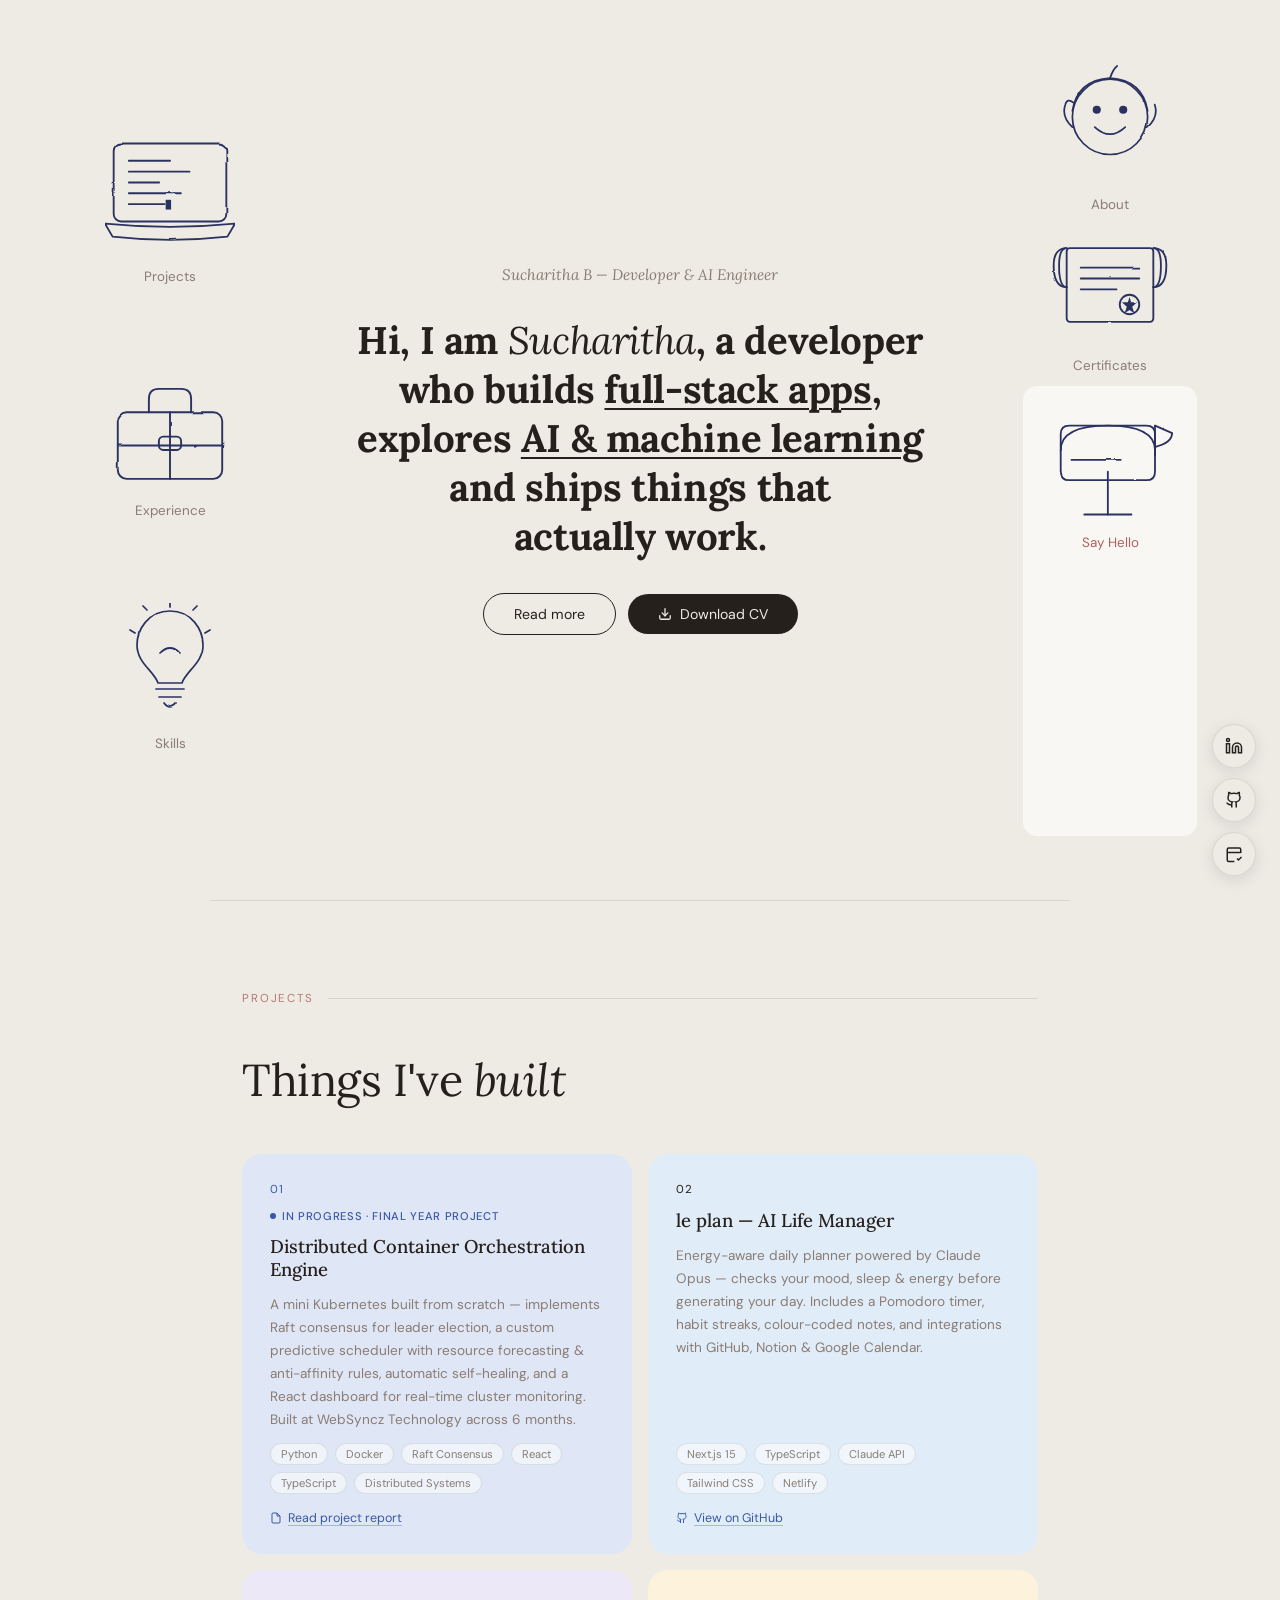
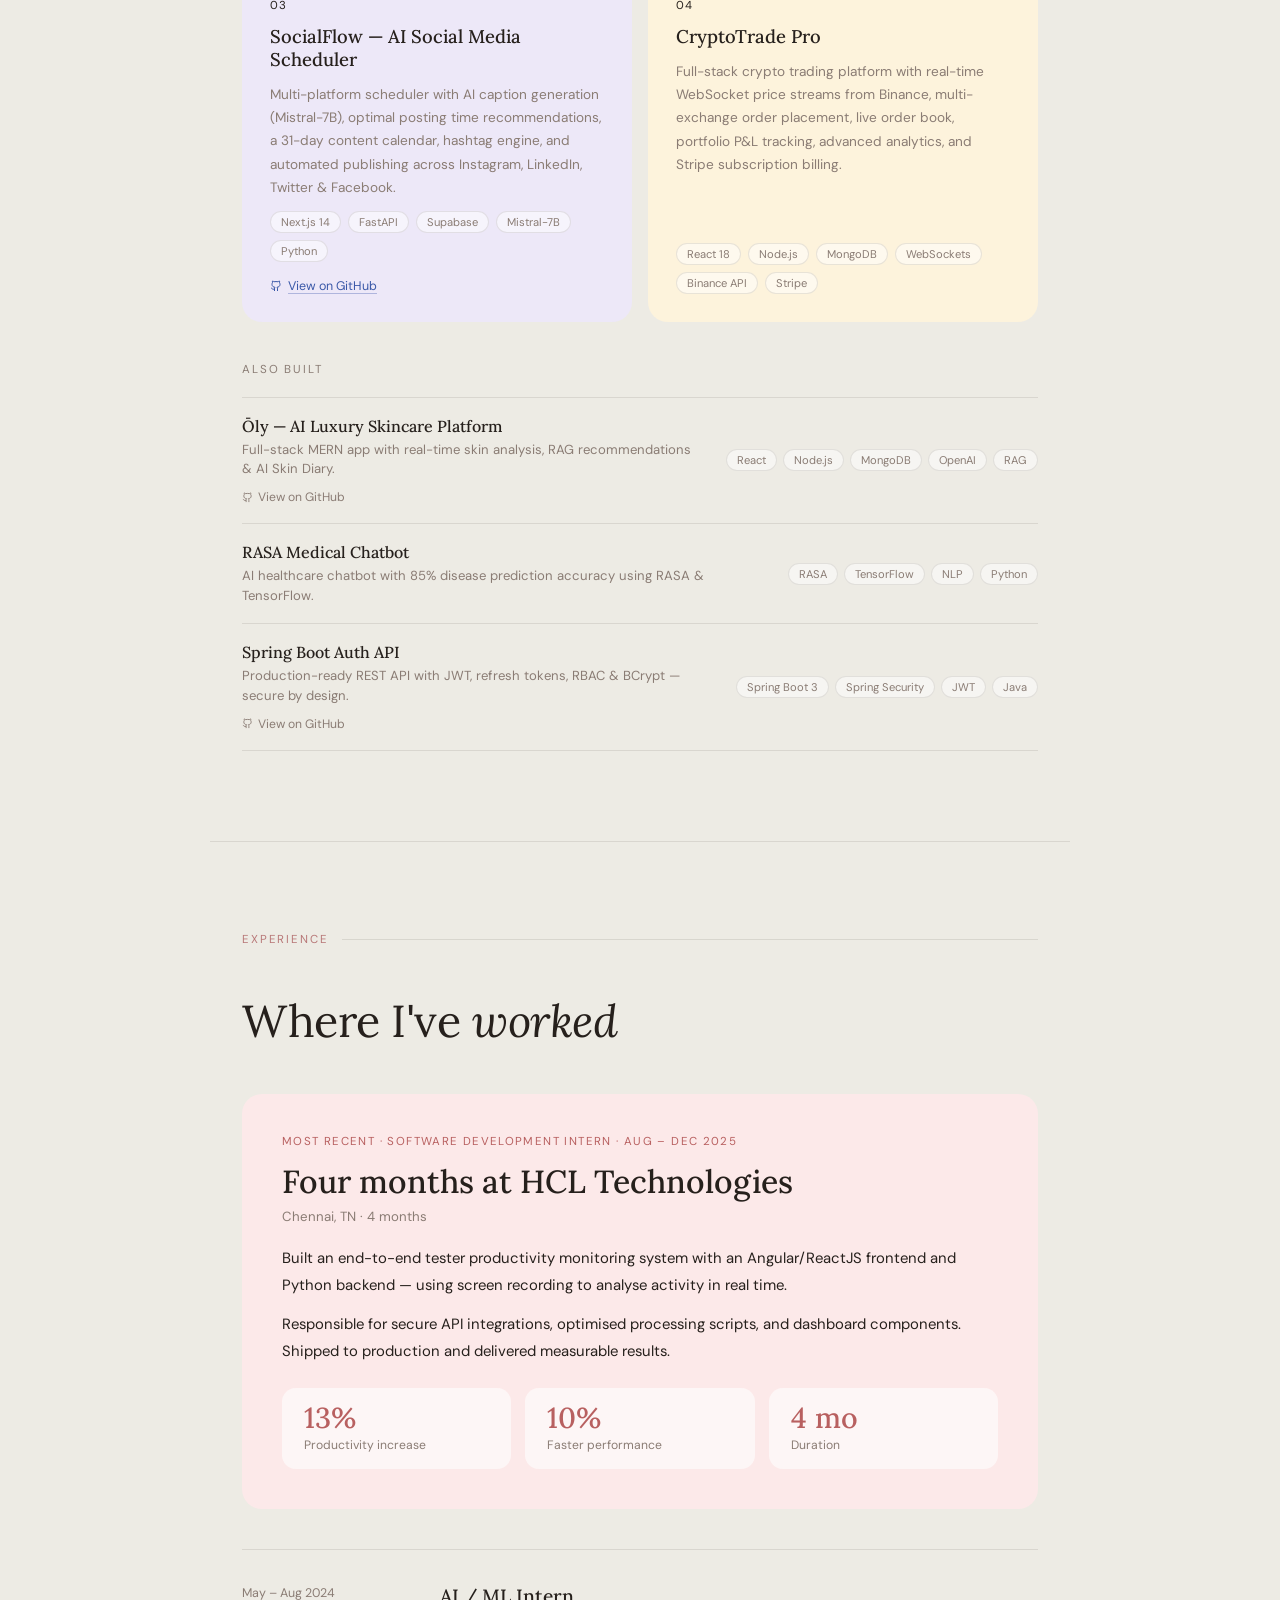
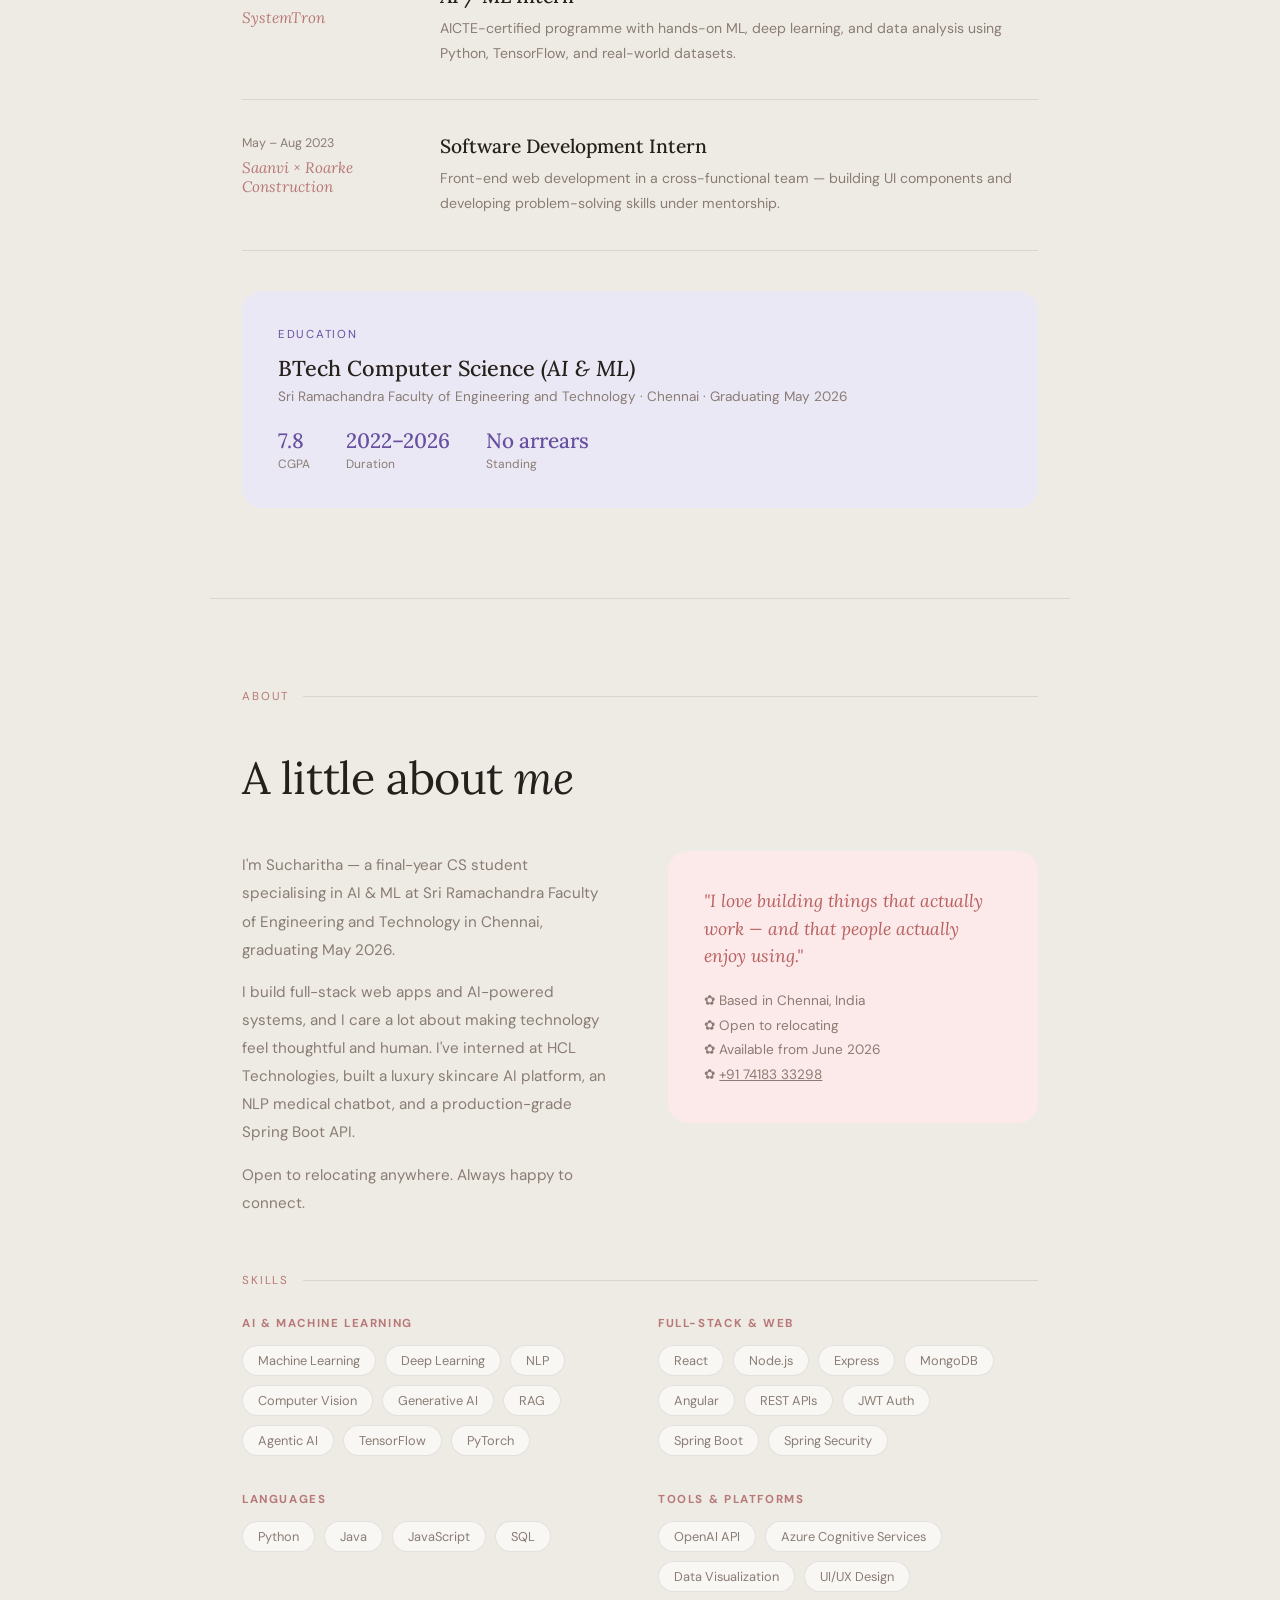
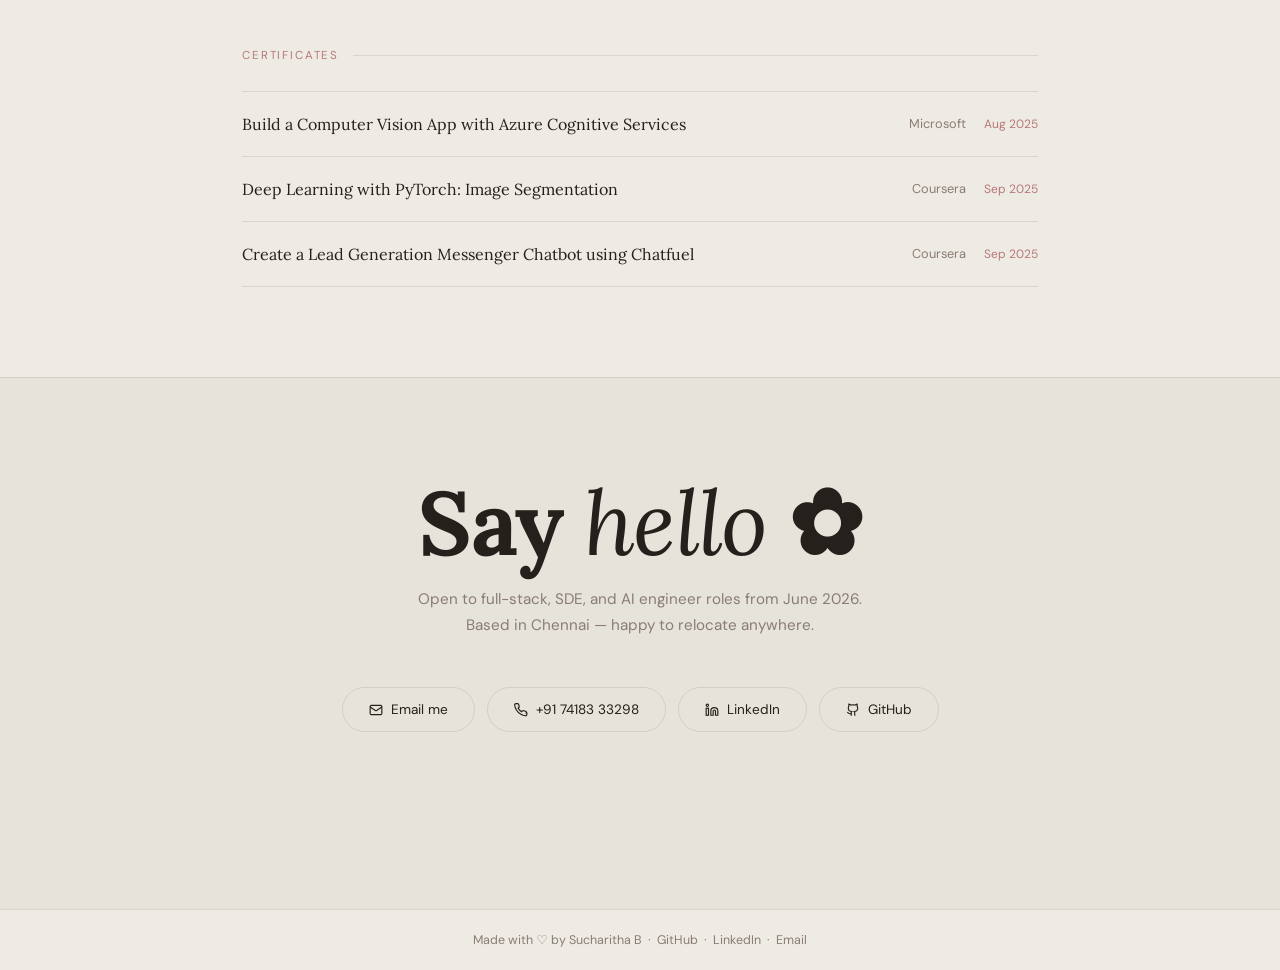
<file: index.html>
<!DOCTYPE html>
<html lang="en">
<head>
  <meta charset="UTF-8" />
  <meta name="viewport" content="width=device-width, initial-scale=1.0" />
  <title>Sucharitha B — Developer & AI Engineer</title>
  <link rel="preconnect" href="https://fonts.googleapis.com" />
  <link rel="preconnect" href="https://fonts.gstatic.com" crossorigin />
  <link href="https://fonts.googleapis.com/css2?family=Lora:ital,wght@0,400;0,700;1,400&family=DM+Sans:opsz,wght@9..40,300;9..40,400;9..40,500&display=swap" rel="stylesheet" />
  <style>
    *, *::before, *::after { box-sizing: border-box; margin: 0; padding: 0; }

    :root {
      --bg:     #edebe4;
      --soft:   #e6e3da;
      --text:   #26201c;
      --muted:  #8a7c74;
      --border: rgba(38,32,28,0.1);
      --ink:    #2b3060;
      --accent: #b87878;
      --serif:  'Lora', Georgia, serif;
      --sans:   'DM Sans', system-ui, sans-serif;
    }

    html { scroll-behavior: smooth; }
    body { background: var(--bg); color: var(--text); font-family: var(--sans); font-size: 16px; }

    /* ══════════════════════════════════════
       FLOATING SOCIAL LINKS
    ══════════════════════════════════════ */
    .social-float {
      position: fixed;
      right: 24px;
      bottom: 24px;
      display: flex;
      flex-direction: column;
      gap: 10px;
      z-index: 200;
    }
    .social-btn {
      width: 44px; height: 44px;
      border-radius: 50%;
      background: var(--bg);
      border: 1.5px solid var(--border);
      display: flex; align-items: center; justify-content: center;
      text-decoration: none;
      color: var(--text);
      box-shadow: 0 4px 16px rgba(0,0,0,0.10);
      transition: transform 0.22s ease, box-shadow 0.22s ease, border-color 0.22s;
    }
    .social-btn:hover {
      transform: translateY(-3px);
      box-shadow: 0 8px 24px rgba(0,0,0,0.15);
      border-color: var(--accent);
      color: var(--accent);
    }

    /* ══════════════════════════════════════
       HERO  –  full-viewport 3-col grid
    ══════════════════════════════════════ */
    .hero {
      display: grid;
      grid-template-columns: 220px 1fr 220px;
      min-height: 100vh;
      max-width: 1160px;
      margin: 0 auto;
    }

    /* Side nav columns */
    .side-nav {
      display: flex;
      flex-direction: column;
      justify-content: space-evenly;
      align-items: center;
      padding: 64px 18px;
    }

    /* Each illustrated icon */
    .nav-item {
      display: flex;
      flex-direction: column;
      align-items: center;
      gap: 12px;
      text-decoration: none;
      color: var(--text);
      cursor: pointer;
      position: relative;
    }
    /* Idle floating animation — staggered */
    .nav-item svg {
      transition: transform 0.35s ease;
    }
    .side-nav .nav-item:nth-child(1) svg { animation: gentleFloat 5s ease-in-out 0s    infinite; }
    .side-nav .nav-item:nth-child(2) svg { animation: gentleFloat 5s ease-in-out 1.4s  infinite; }
    .side-nav .nav-item:nth-child(3) svg { animation: gentleFloat 5s ease-in-out 2.8s  infinite; }

    /* Hover: pause float, lift & scale */
    .nav-item:hover svg {
      animation-play-state: paused;
      transform: translateY(-10px) scale(1.08) !important;
    }
    /* Click: squish down */
    .nav-item:active svg {
      transform: scale(0.92) translateY(2px) !important;
      transition: transform 0.08s ease;
    }

    .nav-item svg { width: 130px; height: 120px; }
    .nav-item span {
      font-family: var(--sans);
      font-size: 0.84rem;
      color: var(--muted);
      transition: color 0.2s;
    }
    .nav-item:hover span { color: var(--text); }
    .nav-item.highlight span { color: #b06060; }
    .nav-item.highlight:hover span { color: var(--accent); }

    /* Dot indicator */
    .nav-item::after {
      content: '·';
      font-size: 1.4rem;
      color: var(--accent);
      line-height: 0;
      opacity: 0;
      transform: translateY(4px);
      transition: opacity 0.2s, transform 0.2s;
    }
    .nav-item:hover::after { opacity: 1; transform: translateY(0); }

    /* Hero center */
    .hero-center {
      display: flex;
      flex-direction: column;
      justify-content: center;
      align-items: center;
      text-align: center;
      padding: 64px 40px;
      gap: 32px;
    }
    .tagline {
      font-family: var(--serif);
      font-style: italic;
      font-size: 0.95rem;
      color: var(--muted);
      animation: fadeDown 0.8s 0.2s both;
    }
    .intro-text {
      font-family: var(--serif);
      font-size: clamp(1.85rem, 3vw, 2.75rem);
      font-weight: 700;
      line-height: 1.28;
      letter-spacing: -0.01em;
      animation: fadeDown 0.9s 0.35s both;
    }
    .intro-text em { font-style: italic; font-weight: 400; }
    .intro-text a {
      color: var(--text);
      text-decoration: underline;
      text-decoration-thickness: 2px;
      text-underline-offset: 5px;
      transition: opacity 0.2s;
    }
    .intro-text a:hover { opacity: 0.55; }

    .read-more-btn {
      display: inline-block;
      padding: 11px 30px;
      border: 1.5px solid var(--text);
      border-radius: 100px;
      font-family: var(--sans);
      font-size: 0.88rem;
      color: var(--text);
      text-decoration: none;
      background: none;
      cursor: pointer;
      transition: background 0.25s, color 0.25s, transform 0.2s;
      animation: fadeDown 0.8s 0.5s both;
    }
    .read-more-btn:hover { background: var(--text); color: var(--bg); transform: translateY(-2px); }
    .read-more-btn:active { transform: scale(0.97); }

    .hero-btns { display: flex; gap: 12px; align-items: center; flex-wrap: wrap; justify-content: center; }

    .resume-btn {
      display: inline-flex;
      align-items: center;
      gap: 8px;
      padding: 11px 30px;
      border-radius: 100px;
      font-family: var(--sans);
      font-size: 0.88rem;
      background: var(--text);
      color: var(--bg);
      text-decoration: none;
      cursor: pointer;
      transition: background 0.25s, color 0.25s, transform 0.2s, box-shadow 0.2s;
      animation: fadeDown 0.8s 0.5s both;
    }
    .resume-btn:hover { background: #3d3530; transform: translateY(-2px); box-shadow: 0 6px 20px rgba(0,0,0,0.18); }
    .resume-btn:active { transform: scale(0.97); }

    /* ══════════════════════════════════════
       SCROLL REVEAL
    ══════════════════════════════════════ */
    .reveal {
      opacity: 0;
      transform: translateY(32px);
      transition: opacity 0.75s ease, transform 0.75s ease;
    }
    .reveal.in { opacity: 1; transform: translateY(0); }

    /* Staggered children */
    .stagger > * {
      opacity: 0;
      transform: translateY(24px);
      transition: opacity 0.6s ease, transform 0.6s ease;
    }
    .stagger.in > *:nth-child(1) { opacity:1; transform:none; transition-delay:0s;    }
    .stagger.in > *:nth-child(2) { opacity:1; transform:none; transition-delay:0.12s; }
    .stagger.in > *:nth-child(3) { opacity:1; transform:none; transition-delay:0.24s; }
    .stagger.in > *:nth-child(4) { opacity:1; transform:none; transition-delay:0.36s; }

    /* Section flash on anchor navigation */
    @keyframes sectionFlash {
      0%   { background-color: rgba(184,120,120,0.12); }
      100% { background-color: transparent; }
    }
    .section-flash { animation: sectionFlash 1.2s ease forwards; border-radius: 8px; }

    /* ══════════════════════════════════════
       SHARED SECTION STYLES
    ══════════════════════════════════════ */
    .section {
      max-width: 860px;
      margin: 0 auto;
      padding: 90px 32px;
      border-top: 1px solid var(--border);
    }
    .section-label {
      font-family: var(--sans);
      font-size: 0.72rem;
      letter-spacing: 0.16em;
      text-transform: uppercase;
      color: var(--accent);
      display: flex;
      align-items: center;
      gap: 14px;
      margin-bottom: 48px;
    }
    .section-label::after { content:''; flex:1; height:1px; background:var(--border); }
    .section-heading {
      font-family: var(--serif);
      font-size: clamp(1.8rem, 4vw, 2.8rem);
      font-weight: 400;
      line-height: 1.15;
      letter-spacing: -0.01em;
      margin-bottom: 48px;
    }
    .section-heading em { font-style: italic; }

    /* ══════════════════════════════════════
       PROJECTS
    ══════════════════════════════════════ */
    .projects-grid {
      display: grid;
      grid-template-columns: repeat(2, 1fr);
      gap: 16px;
    }
    .proj-card {
      border-radius: 20px;
      padding: 28px;
      display: flex;
      flex-direction: column;
      gap: 12px;
      text-decoration: none;
      color: var(--text);
      cursor: default;
      transition: transform 0.28s ease, box-shadow 0.28s ease;
    }
    .proj-card:hover { transform: translateY(-5px); box-shadow: 0 16px 44px rgba(0,0,0,0.09); }
    .proj-card.pink     { background: #fce9e9; }
    .proj-card.sage     { background: #e5ede0; }
    .proj-card.peach    { background: #fdebd8; }
    .proj-card.sky      { background: #e0edf8; }
    .proj-card.lavender { background: #ede8f8; }
    .proj-card.gold     { background: #fdf3dc; }
    .proj-card.blue  { background: #dfe6f5; }
    .proj-num { font-size: 0.72rem; letter-spacing: 0.1em; }
    .pink  .proj-num { color: #b86060; }
    .sage  .proj-num { color: #5e7a50; }
    .peach .proj-num { color: #b07040; }
    .blue  .proj-num { color: #3a58a8; }

    .proj-status {
      display: inline-flex;
      align-items: center;
      gap: 6px;
      font-size: 0.7rem;
      font-weight: 500;
      color: #3a58a8;
      letter-spacing: 0.06em;
      text-transform: uppercase;
    }
    .proj-status::before {
      content: '';
      width: 6px; height: 6px;
      border-radius: 50%;
      background: #3a58a8;
      animation: statusPulse 2s ease-in-out infinite;
    }
    @keyframes statusPulse {
      0%, 100% { opacity: 1; transform: scale(1); }
      50%       { opacity: 0.4; transform: scale(0.8); }
    }

    .proj-paper-link {
      display: inline-flex;
      align-items: center;
      gap: 6px;
      font-size: 0.78rem;
      color: #3a58a8;
      text-decoration: underline;
      text-decoration-color: rgba(58,88,168,0.35);
      text-underline-offset: 3px;
      transition: text-decoration-color 0.2s;
      margin-top: 4px;
      width: fit-content;
    }
    .proj-paper-link:hover { text-decoration-color: #3a58a8; }
    .proj-title { font-family: var(--serif); font-size: 1.15rem; font-weight: 500; line-height: 1.25; }
    .proj-desc { font-size: 0.85rem; color: var(--muted); line-height: 1.7; flex: 1; }
    .proj-tags { display: flex; flex-wrap: wrap; gap: 7px; }
    .proj-tag {
      font-size: 0.7rem; padding: 3px 10px; border-radius: 100px;
      border: 1px solid var(--border); color: var(--muted);
      background: rgba(255,255,255,0.5);
    }

    /* ══════════════════════════════════════
       EXPERIENCE
    ══════════════════════════════════════ */
    .exp-feature {
      background: #fce9e9;
      border-radius: 20px;
      padding: 40px;
      margin-bottom: 40px;
      transition: transform 0.28s, box-shadow 0.28s;
    }
    .exp-feature:hover { transform: translateY(-3px); box-shadow: 0 12px 36px rgba(0,0,0,0.08); }
    .exp-feature-label {
      font-size: 0.72rem; letter-spacing: 0.12em; text-transform: uppercase;
      color: #b86060; margin-bottom: 12px;
    }
    .exp-feature-title { font-family: var(--serif); font-size: clamp(1.4rem,3vw,2rem); font-weight:500; margin-bottom:6px; }
    .exp-feature-sub   { font-size:0.83rem; color:var(--muted); margin-bottom:20px; }
    .exp-feature-body  { font-size:0.93rem; line-height:1.8; }
    .exp-feature-body p+p { margin-top:12px; }
    .exp-highlights { display:flex; gap:14px; margin-top:24px; flex-wrap:wrap; }
    .highlight { background:rgba(255,255,255,0.6); border-radius:14px; padding:16px 22px; flex:1; min-width:100px; }
    .hl-num   { font-family:var(--serif); font-size:1.8rem; color:#b86060; line-height:1; font-weight:500; }
    .hl-label { font-size:0.76rem; color:var(--muted); margin-top:4px; }

    .exp-list { display:flex; flex-direction:column; }
    .exp-entry {
      padding:34px 0; border-bottom:1px solid var(--border);
      display:grid; grid-template-columns:170px 1fr; gap:28px;
      transition: padding-left 0.22s;
    }
    .exp-entry:first-child { border-top:1px solid var(--border); }
    .exp-entry:hover { padding-left: 10px; }
    .exp-period { font-size:0.78rem; color:var(--muted); line-height:1.5; }
    .exp-co     { font-family:var(--serif); font-style:italic; font-size:0.95rem; color:var(--accent); margin-top:5px; }
    .exp-role   { font-family:var(--serif); font-size:1.2rem; font-weight:500; margin-bottom:8px; }
    .exp-body   { font-size:0.88rem; color:var(--muted); line-height:1.75; }

    .edu-card { background:#eae8f5; border-radius:20px; padding:36px; margin-top:40px; }
    .edu-label  { font-size:0.72rem; letter-spacing:0.15em; text-transform:uppercase; color:#6850a0; margin-bottom:12px; }
    .edu-degree { font-family:var(--serif); font-size:1.35rem; font-weight:500; margin-bottom:6px; line-height:1.3; }
    .edu-school { font-size:0.85rem; color:var(--muted); margin-bottom:22px; }
    .edu-stats  { display:flex; gap:36px; flex-wrap:wrap; }
    .edu-val    { font-family:var(--serif); font-size:1.3rem; color:#6850a0; font-weight:500; }
    .edu-lbl    { font-size:0.75rem; color:var(--muted); margin-top:2px; }

    /* ══════════════════════════════════════
       ABOUT  (+ Skills + Certificates)
    ══════════════════════════════════════ */
    .about-grid { display:grid; grid-template-columns:1fr 1fr; gap:56px; align-items:start; margin-bottom:56px; }
    .about-body { font-size:0.95rem; color:var(--muted); line-height:1.85; }
    .about-body p+p { margin-top:14px; }
    .about-card { background:#fce9e9; border-radius:20px; padding:36px; }
    .about-quote { font-family:var(--serif); font-style:italic; font-size:1.1rem; color:#b86060; line-height:1.55; margin-bottom:20px; }
    .about-fact  { font-size:0.85rem; color:var(--muted); line-height:1.8; }

    .skills-grid { display:grid; grid-template-columns:1fr 1fr; gap:36px; margin-bottom:56px; }
    .skill-group h3 { font-size:0.72rem; letter-spacing:0.14em; text-transform:uppercase; color:var(--accent); margin-bottom:14px; }
    .tag-cloud { display:flex; flex-wrap:wrap; gap:9px; }
    .tag-pill {
      padding:6px 15px; border-radius:100px; border:1px solid var(--border);
      font-size:0.8rem; color:var(--muted); background:rgba(255,255,255,0.6);
      transition:border-color 0.2s, color 0.2s, transform 0.15s;
      cursor: default;
    }
    .tag-pill:hover { border-color:var(--accent); color:var(--accent); transform:translateY(-1px); }

    /* ── Older projects list ─────────────── */
    .older-label {
      font-size: 0.72rem; letter-spacing: 0.16em; text-transform: uppercase;
      color: var(--muted); margin: 40px 0 20px;
    }
    .older-list { display: flex; flex-direction: column; }
    .older-entry {
      display: flex; justify-content: space-between; align-items: center;
      gap: 24px; padding: 18px 0; border-bottom: 1px solid var(--border);
      transition: padding-left 0.2s;
    }
    .older-entry:first-child { border-top: 1px solid var(--border); }
    .older-entry:hover { padding-left: 10px; }
    .older-left { display: flex; flex-direction: column; gap: 4px; min-width: 0; }
    .older-title { font-family: var(--serif); font-size: 1rem; font-weight: 500; }
    .older-desc  { font-size: 0.82rem; color: var(--muted); line-height: 1.5; }
    .older-tags  { display: flex; flex-wrap: wrap; gap: 6px; flex-shrink: 0; }
    .older-gh {
      display: inline-flex; align-items: center; gap: 5px;
      font-size: 0.76rem; color: var(--muted); text-decoration: none;
      margin-top: 6px; transition: color 0.2s;
    }
    .older-gh:hover { color: var(--accent); }

    .cert-item {
      display:flex; justify-content:space-between; align-items:center;
      padding:22px 0; border-bottom:1px solid var(--border); gap:20px;
      transition: padding-left 0.2s;
    }
    .cert-item:first-child { border-top:1px solid var(--border); }
    .cert-item:hover { padding-left:10px; }
    .cert-name   { font-family:var(--serif); font-size:1rem; }
    .cert-meta   { display:flex; gap:18px; align-items:center; flex-shrink:0; }
    .cert-issuer { font-size:0.8rem; color:var(--muted); }
    .cert-date   { font-size:0.75rem; color:var(--accent); }

    /* ══════════════════════════════════════
       CONTACT  – "Say Hello"
    ══════════════════════════════════════ */
    #contact {
      background: var(--soft);
      border-top: 1px solid var(--border);
      text-align: center;
      padding: 100px 32px 120px;
    }
    .contact-inner { max-width: 700px; margin: 0 auto; }
    .contact-heading {
      font-family: var(--serif);
      font-size: clamp(2.5rem, 7vw, 6rem);
      font-weight: 700; line-height: 1;
      letter-spacing: -0.02em;
      margin-bottom: 20px;
    }
    .contact-heading em { font-style: italic; font-weight: 400; }
    .contact-sub { font-size:0.95rem; color:var(--muted); margin-bottom:48px; line-height:1.7; }
    .contact-links { display:flex; flex-wrap:wrap; justify-content:center; gap:12px; }
    .contact-link {
      display:inline-flex; align-items:center; gap:8px;
      padding:13px 26px; border:1.5px solid var(--border); border-radius:100px;
      font-size:0.85rem; color:var(--text); text-decoration:none;
      transition:border-color 0.25s, background 0.25s, color 0.25s, transform 0.2s;
    }
    .contact-link:hover {
      border-color:var(--accent);
      background:rgba(184,120,120,0.08);
      color:var(--accent);
      transform: translateY(-2px);
    }
    .contact-link:active { transform: scale(0.97); }

    /* ══════════════════════════════════════
       FOOTER
    ══════════════════════════════════════ */
    footer {
      border-top:1px solid var(--border);
      padding:22px 48px;
      text-align:center;
      font-size:0.78rem;
      color:var(--muted);
    }
    .footer-link { color:var(--muted); text-decoration:underline; text-decoration-color:transparent; transition:text-decoration-color 0.2s,color 0.2s; }
    .footer-link:hover { color:var(--accent); text-decoration-color:var(--accent); }

    /* ══════════════════════════════════════
       KEYFRAMES
    ══════════════════════════════════════ */
    @keyframes gentleFloat {
      0%, 100% { transform: translateY(0px); }
      50%       { transform: translateY(-7px); }
    }
    @keyframes fadeDown {
      from { opacity: 0; transform: translateY(-16px); }
      to   { opacity: 1; transform: translateY(0); }
    }
    @keyframes sectionFlash {
      0%   { background-color: rgba(184,120,120,0.12); }
      100% { background-color: transparent; }
    }

    /* ══════════════════════════════════════
       MOBILE
    ══════════════════════════════════════ */
    @media (max-width: 780px) {
      .hero { grid-template-columns: 1fr; }
      .side-nav { flex-direction:row; flex-wrap:wrap; justify-content:center; padding:28px 16px; gap:20px; }
      .side-nav.right { order:3; }
      .hero-center { order:2; padding:40px 24px; }
      .nav-item svg { width:80px; height:72px; }
      .section { padding:60px 20px; }
      .projects-grid { grid-template-columns:1fr; }
      .exp-entry { grid-template-columns:1fr; gap:8px; }
      .about-grid { grid-template-columns:1fr; }
      .skills-grid { grid-template-columns:1fr; }
      footer { padding:20px; }
      .social-float { right:14px; bottom:14px; }
    }
  </style>
</head>
<body>

<!-- ── Floating social buttons ─────────── -->
<div class="social-float">
  <a href="https://www.linkedin.com/in/sucharitha-b-8519b2259/" class="social-btn" target="_blank" rel="noopener" title="LinkedIn">
    <svg width="18" height="18" viewBox="0 0 24 24" fill="none" stroke="currentColor" stroke-width="2"><path d="M16 8a6 6 0 0 1 6 6v7h-4v-7a2 2 0 0 0-2-2 2 2 0 0 0-2 2v7h-4v-7a6 6 0 0 1 6-6z"/><rect width="4" height="12" x="2" y="9"/><circle cx="4" cy="4" r="2"/></svg>
  </a>
  <a href="https://github.com/Hackerette0" class="social-btn" target="_blank" rel="noopener" title="GitHub">
    <svg width="18" height="18" viewBox="0 0 24 24" fill="none" stroke="currentColor" stroke-width="2"><path d="M15 22v-4a4.8 4.8 0 0 0-1-3.5c3 0 6-2 6-5.5.08-1.25-.27-2.48-1-3.5.28-1.15.28-2.35 0-3.5 0 0-1 0-3 1.5-2.64-.5-5.36-.5-8 0C6 2 5 2 5 2c-.3 1.15-.3 2.35 0 3.5A5.403 5.403 0 0 0 4 9c0 3.5 3 5.5 6 5.5-.39.49-.68 1.05-.85 1.65-.17.6-.22 1.23-.15 1.85v4"/><path d="M9 18c-4.51 2-5-2-7-2"/></svg>
  </a>
  <a href="https://leetcode.com/u/bathalasucharitha79/" class="social-btn" target="_blank" rel="noopener" title="LeetCode">
    <svg width="18" height="18" viewBox="0 0 24 24" fill="none" stroke="currentColor" stroke-width="2"><path d="m16 18 2 2 4-4"/><path d="M21 10.5V6a2 2 0 0 0-2-2H5a2 2 0 0 0-2 2v14a2 2 0 0 0 2 2h7.5"/><path d="M3 10h18"/></svg>
  </a>
</div>

<!-- ── SVG sketch filter ─────────────── -->
<svg width="0" height="0" style="position:absolute;overflow:hidden">
  <defs>
    <filter id="sketch">
      <feTurbulence type="fractalNoise" baseFrequency="0.038" numOctaves="4" result="n"/>
      <feDisplacementMap in="SourceGraphic" in2="n" scale="2" xChannelSelector="R" yChannelSelector="G"/>
    </filter>
  </defs>
</svg>

<!-- ══════════════════════════════════════
     HERO
══════════════════════════════════════ -->
<div class="hero">

  <!-- Left icons -->
  <nav class="side-nav left">

    <a href="#projects" class="nav-item" data-target="projects">
      <svg viewBox="0 0 120 105" fill="none" stroke="var(--ink)" stroke-width="1.7" stroke-linecap="round" stroke-linejoin="round" filter="url(#sketch)">
        <rect x="8" y="4" width="104" height="72" rx="7"/>
        <line x1="22" y1="20" x2="60" y2="20"/>
        <line x1="22" y1="30" x2="78" y2="30"/>
        <line x1="22" y1="40" x2="50" y2="40"/>
        <line x1="22" y1="50" x2="70" y2="50"/>
        <line x1="22" y1="60" x2="55" y2="60"/>
        <rect x="56" y="56" width="5" height="9" fill="var(--ink)" stroke="none"/>
        <path d="M0 78 Q60 84 120 78 L113 90 Q60 96 7 90 Z"/>
      </svg>
      <span>Projects</span>
    </a>

    <a href="#experience" class="nav-item" data-target="experience">
      <svg viewBox="0 0 110 108" fill="none" stroke="var(--ink)" stroke-width="1.7" stroke-linecap="round" stroke-linejoin="round" filter="url(#sketch)">
        <rect x="8" y="38" width="94" height="60" rx="8"/>
        <path d="M36 38 L36 26 Q36 17 45 17 L65 17 Q74 17 74 26 L74 38"/>
        <line x1="55" y1="38" x2="55" y2="98"/>
        <rect x="45" y="60" width="20" height="12" rx="4"/>
        <line x1="8" y1="68" x2="102" y2="68"/>
      </svg>
      <span>Experience</span>
    </a>

    <a href="#skills-section" class="nav-item" data-target="skills-section">
      <svg viewBox="0 0 100 120" fill="none" stroke="var(--ink)" stroke-width="1.7" stroke-linecap="round" stroke-linejoin="round" filter="url(#sketch)">
        <path d="M50 8 C28 8 17 27 17 42 C17 60 34 68 38 80 L62 80 C66 68 83 60 83 42 C83 27 72 8 50 8Z"/>
        <line x1="36" y1="86" x2="64" y2="86"/>
        <line x1="39" y1="94" x2="61" y2="94"/>
        <path d="M44 100 Q50 108 56 100"/>
        <line x1="50" y1="0" x2="50" y2="4"/>
        <line x1="27" y1="7" x2="23" y2="3"/>
        <line x1="73" y1="7" x2="77" y2="3"/>
        <line x1="15" y1="30" x2="10" y2="27"/>
        <line x1="85" y1="30" x2="90" y2="27"/>
        <path d="M40 50 Q50 40 60 50"/>
      </svg>
      <span>Skills</span>
    </a>

  </nav>

  <!-- Center text -->
  <main class="hero-center">
    <p class="tagline">Sucharitha B — Developer & AI Engineer</p>
    <h1 class="intro-text">
      Hi, I am <em>Sucharitha</em>, a developer who builds
      <a href="#projects">full&#8209;stack&nbsp;apps</a>,
      explores <a href="#skills-section">AI&nbsp;&amp;&nbsp;machine&nbsp;learning</a>
      and ships things that actually&nbsp;work.
    </h1>
    <div class="hero-btns">
      <a href="#about" class="read-more-btn">Read more</a>
      <a href="Resume.pdf" download="Sucharitha_B_Resume.pdf" class="resume-btn">
        <svg width="14" height="14" viewBox="0 0 24 24" fill="none" stroke="currentColor" stroke-width="2.2" stroke-linecap="round" stroke-linejoin="round"><path d="M21 15v4a2 2 0 0 1-2 2H5a2 2 0 0 1-2-2v-4"/><polyline points="7 10 12 15 17 10"/><line x1="12" y1="15" x2="12" y2="3"/></svg>
        Download CV
      </a>
    </div>
  </main>

  <!-- Right icons -->
  <nav class="side-nav right">

    <a href="#about" class="nav-item" data-target="about">
      <svg viewBox="0 0 100 118" fill="none" stroke="var(--ink)" stroke-width="1.7" stroke-linecap="round" stroke-linejoin="round" filter="url(#sketch)">
        <circle cx="50" cy="52" r="37"/>
        <path d="M13 46 Q18 16 50 14 Q82 16 87 46"/>
        <path d="M50 14 Q53 5 57 2"/>
        <circle cx="37" cy="45" r="4" fill="var(--ink)" stroke="none"/>
        <circle cx="63" cy="45" r="4" fill="var(--ink)" stroke="none"/>
        <path d="M35 62 Q50 76 65 62"/>
        <path d="M13 62 Q2 52 6 40 Q8 33 14 38"/>
        <path d="M87 62 Q98 52 94 40"/>
      </svg>
      <span>About</span>
    </a>

    <a href="#certificates-section" class="nav-item" data-target="certificates-section">
      <svg viewBox="0 0 120 100" fill="none" stroke="var(--ink)" stroke-width="1.7" stroke-linecap="round" stroke-linejoin="round" filter="url(#sketch)">
        <rect x="20" y="16" width="80" height="68" rx="3"/>
        <path d="M20 16 Q8 16 8 32 Q8 52 20 52"/>
        <path d="M20 16 Q13 16 13 32 Q13 52 20 52"/>
        <path d="M100 16 Q112 16 112 32 Q112 52 100 52"/>
        <path d="M100 16 Q107 16 107 32 Q107 52 100 52"/>
        <line x1="33" y1="34" x2="87" y2="34"/>
        <line x1="33" y1="44" x2="87" y2="44"/>
        <line x1="33" y1="54" x2="66" y2="54"/>
        <circle cx="78" cy="68" r="9"/>
        <path d="M78 61 L79.5 66 L85 66 L80.5 70 L82.5 76 L78 73 L73.5 76 L75.5 70 L71 66 L76.5 66 Z" fill="var(--ink)" stroke="none"/>
      </svg>
      <span>Certificates</span>
    </a>

    <a href="#contact" class="nav-item highlight" data-target="contact">
      <svg viewBox="0 0 120 112" fill="none" stroke="var(--ink)" stroke-width="1.7" stroke-linecap="round" stroke-linejoin="round" filter="url(#sketch)">
        <line x1="58" y1="65" x2="58" y2="105"/>
        <line x1="36" y1="105" x2="80" y2="105"/>
        <path d="M14 30 Q14 22 22 22 L94 22 Q102 22 102 30 L102 65 Q102 73 94 73 L22 73 Q14 73 14 65 Z"/>
        <path d="M14 45 Q14 22 58 22 Q102 22 102 45"/>
        <line x1="24" y1="54" x2="70" y2="54"/>
        <line x1="102" y1="22" x2="102" y2="50"/>
        <path d="M102 22 L118 29 Q118 38 102 42"/>
      </svg>
      <span>Say Hello</span>
    </a>

  </nav>
</div>

<!-- ══════════════════════════════════════
     PROJECTS
══════════════════════════════════════ -->
<section id="projects" class="section">
  <div class="section-label reveal">Projects</div>
  <h2 class="section-heading reveal">Things I've <em>built</em></h2>
  <div class="projects-grid stagger">

    <div class="proj-card blue">
      <span class="proj-num">01</span>
      <span class="proj-status">In Progress · Final Year Project</span>
      <h3 class="proj-title">Distributed Container Orchestration Engine</h3>
      <p class="proj-desc">A mini Kubernetes built from scratch — implements Raft consensus for leader election, a custom predictive scheduler with resource forecasting & anti-affinity rules, automatic self-healing, and a React dashboard for real-time cluster monitoring. Built at WebSyncz Technology across 6 months.</p>
      <div class="proj-tags">
        <span class="proj-tag">Python</span>
        <span class="proj-tag">Docker</span>
        <span class="proj-tag">Raft Consensus</span>
        <span class="proj-tag">React</span>
        <span class="proj-tag">TypeScript</span>
        <span class="proj-tag">Distributed Systems</span>
      </div>
      <a href="FinalYearProject.pdf" target="_blank" class="proj-paper-link">
        <svg width="12" height="12" viewBox="0 0 24 24" fill="none" stroke="currentColor" stroke-width="2"><path d="M14 2H6a2 2 0 0 0-2 2v16a2 2 0 0 0 2 2h12a2 2 0 0 0 2-2V8z"/><polyline points="14 2 14 8 20 8"/></svg>
        Read project report
      </a>
    </div>

    <div class="proj-card sky">
      <span class="proj-num">02</span>
      <h3 class="proj-title">le plan — AI Life Manager</h3>
      <p class="proj-desc">Energy-aware daily planner powered by Claude Opus — checks your mood, sleep & energy before generating your day. Includes a Pomodoro timer, habit streaks, colour-coded notes, and integrations with GitHub, Notion & Google Calendar.</p>
      <div class="proj-tags">
        <span class="proj-tag">Next.js 15</span>
        <span class="proj-tag">TypeScript</span>
        <span class="proj-tag">Claude API</span>
        <span class="proj-tag">Tailwind CSS</span>
        <span class="proj-tag">Netlify</span>
      </div>
      <a href="https://github.com/Hackerette0/AI-life-manager" target="_blank" rel="noopener" class="proj-paper-link">
        <svg width="12" height="12" viewBox="0 0 24 24" fill="none" stroke="currentColor" stroke-width="2"><path d="M15 22v-4a4.8 4.8 0 0 0-1-3.5c3 0 6-2 6-5.5.08-1.25-.27-2.48-1-3.5.28-1.15.28-2.35 0-3.5 0 0-1 0-3 1.5-2.64-.5-5.36-.5-8 0C6 2 5 2 5 2c-.3 1.15-.3 2.35 0 3.5A5.403 5.403 0 0 0 4 9c0 3.5 3 5.5 6 5.5-.39.49-.68 1.05-.85 1.65-.17.6-.22 1.23-.15 1.85v4"/><path d="M9 18c-4.51 2-5-2-7-2"/></svg>
        View on GitHub
      </a>
    </div>

    <div class="proj-card lavender">
      <span class="proj-num">03</span>
      <h3 class="proj-title">SocialFlow — AI Social Media Scheduler</h3>
      <p class="proj-desc">Multi-platform scheduler with AI caption generation (Mistral-7B), optimal posting time recommendations, a 31-day content calendar, hashtag engine, and automated publishing across Instagram, LinkedIn, Twitter & Facebook.</p>
      <div class="proj-tags">
        <span class="proj-tag">Next.js 14</span>
        <span class="proj-tag">FastAPI</span>
        <span class="proj-tag">Supabase</span>
        <span class="proj-tag">Mistral-7B</span>
        <span class="proj-tag">Python</span>
      </div>
      <a href="https://github.com/Hackerette0/Social-media-scheduler" target="_blank" rel="noopener" class="proj-paper-link">
        <svg width="12" height="12" viewBox="0 0 24 24" fill="none" stroke="currentColor" stroke-width="2"><path d="M15 22v-4a4.8 4.8 0 0 0-1-3.5c3 0 6-2 6-5.5.08-1.25-.27-2.48-1-3.5.28-1.15.28-2.35 0-3.5 0 0-1 0-3 1.5-2.64-.5-5.36-.5-8 0C6 2 5 2 5 2c-.3 1.15-.3 2.35 0 3.5A5.403 5.403 0 0 0 4 9c0 3.5 3 5.5 6 5.5-.39.49-.68 1.05-.85 1.65-.17.6-.22 1.23-.15 1.85v4"/><path d="M9 18c-4.51 2-5-2-7-2"/></svg>
        View on GitHub
      </a>
    </div>

    <div class="proj-card gold">
      <span class="proj-num">04</span>
      <h3 class="proj-title">CryptoTrade Pro</h3>
      <p class="proj-desc">Full-stack crypto trading platform with real-time WebSocket price streams from Binance, multi-exchange order placement, live order book, portfolio P&L tracking, advanced analytics, and Stripe subscription billing.</p>
      <div class="proj-tags">
        <span class="proj-tag">React 18</span>
        <span class="proj-tag">Node.js</span>
        <span class="proj-tag">MongoDB</span>
        <span class="proj-tag">WebSockets</span>
        <span class="proj-tag">Binance API</span>
        <span class="proj-tag">Stripe</span>
      </div>
    </div>

  </div>

  <!-- Older projects list -->
  <div class="older-label reveal">Also built</div>
  <div class="older-list stagger">

    <div class="older-entry">
      <div class="older-left">
        <span class="older-title">Ōly — AI Luxury Skincare Platform</span>
        <span class="older-desc">Full-stack MERN app with real-time skin analysis, RAG recommendations & AI Skin Diary.</span>
        <a href="https://github.com/Hackerette0/Oly" target="_blank" rel="noopener" class="older-gh">
          <svg width="11" height="11" viewBox="0 0 24 24" fill="none" stroke="currentColor" stroke-width="2"><path d="M15 22v-4a4.8 4.8 0 0 0-1-3.5c3 0 6-2 6-5.5.08-1.25-.27-2.48-1-3.5.28-1.15.28-2.35 0-3.5 0 0-1 0-3 1.5-2.64-.5-5.36-.5-8 0C6 2 5 2 5 2c-.3 1.15-.3 2.35 0 3.5A5.403 5.403 0 0 0 4 9c0 3.5 3 5.5 6 5.5-.39.49-.68 1.05-.85 1.65-.17.6-.22 1.23-.15 1.85v4"/><path d="M9 18c-4.51 2-5-2-7-2"/></svg>
          View on GitHub
        </a>
      </div>
      <div class="older-tags">
        <span class="proj-tag">React</span>
        <span class="proj-tag">Node.js</span>
        <span class="proj-tag">MongoDB</span>
        <span class="proj-tag">OpenAI</span>
        <span class="proj-tag">RAG</span>
      </div>
    </div>

    <div class="older-entry">
      <div class="older-left">
        <span class="older-title">RASA Medical Chatbot</span>
        <span class="older-desc">AI healthcare chatbot with 85% disease prediction accuracy using RASA & TensorFlow.</span>
      </div>
      <div class="older-tags">
        <span class="proj-tag">RASA</span>
        <span class="proj-tag">TensorFlow</span>
        <span class="proj-tag">NLP</span>
        <span class="proj-tag">Python</span>
      </div>
    </div>

    <div class="older-entry">
      <div class="older-left">
        <span class="older-title">Spring Boot Auth API</span>
        <span class="older-desc">Production-ready REST API with JWT, refresh tokens, RBAC & BCrypt — secure by design.</span>
        <a href="https://github.com/Hackerette0/spring-boot-application" target="_blank" rel="noopener" class="older-gh">
          <svg width="11" height="11" viewBox="0 0 24 24" fill="none" stroke="currentColor" stroke-width="2"><path d="M15 22v-4a4.8 4.8 0 0 0-1-3.5c3 0 6-2 6-5.5.08-1.25-.27-2.48-1-3.5.28-1.15.28-2.35 0-3.5 0 0-1 0-3 1.5-2.64-.5-5.36-.5-8 0C6 2 5 2 5 2c-.3 1.15-.3 2.35 0 3.5A5.403 5.403 0 0 0 4 9c0 3.5 3 5.5 6 5.5-.39.49-.68 1.05-.85 1.65-.17.6-.22 1.23-.15 1.85v4"/><path d="M9 18c-4.51 2-5-2-7-2"/></svg>
          View on GitHub
        </a>
      </div>
      <div class="older-tags">
        <span class="proj-tag">Spring Boot 3</span>
        <span class="proj-tag">Spring Security</span>
        <span class="proj-tag">JWT</span>
        <span class="proj-tag">Java</span>
      </div>
    </div>

  </div>
</section>

<!-- ══════════════════════════════════════
     EXPERIENCE
══════════════════════════════════════ -->
<section id="experience" class="section">
  <div class="section-label reveal">Experience</div>
  <h2 class="section-heading reveal">Where I've <em>worked</em></h2>

  <div class="exp-feature reveal">
    <div class="exp-feature-label">Most recent · Software Development Intern · Aug – Dec 2025</div>
    <h3 class="exp-feature-title">Four months at HCL Technologies</h3>
    <div class="exp-feature-sub">Chennai, TN · 4 months</div>
    <div class="exp-feature-body">
      <p>Built an end-to-end tester productivity monitoring system with an Angular/ReactJS frontend and Python backend — using screen recording to analyse activity in real time.</p>
      <p>Responsible for secure API integrations, optimised processing scripts, and dashboard components. Shipped to production and delivered measurable results.</p>
    </div>
    <div class="exp-highlights">
      <div class="highlight"><div class="hl-num">13%</div><div class="hl-label">Productivity increase</div></div>
      <div class="highlight"><div class="hl-num">10%</div><div class="hl-label">Faster performance</div></div>
      <div class="highlight"><div class="hl-num">4 mo</div><div class="hl-label">Duration</div></div>
    </div>
  </div>

  <div class="exp-list stagger">
    <div class="exp-entry">
      <div>
        <div class="exp-period">May – Aug 2024</div>
        <div class="exp-co">SystemTron</div>
      </div>
      <div>
        <div class="exp-role">AI / ML Intern</div>
        <p class="exp-body">AICTE-certified programme with hands-on ML, deep learning, and data analysis using Python, TensorFlow, and real-world datasets.</p>
      </div>
    </div>
    <div class="exp-entry">
      <div>
        <div class="exp-period">May – Aug 2023</div>
        <div class="exp-co">Saanvi × Roarke Construction</div>
      </div>
      <div>
        <div class="exp-role">Software Development Intern</div>
        <p class="exp-body">Front-end web development in a cross-functional team — building UI components and developing problem-solving skills under mentorship.</p>
      </div>
    </div>
  </div>

  <div class="edu-card reveal">
    <div class="edu-label">Education</div>
    <div class="edu-degree">BTech Computer Science <em style="font-style:italic">(AI & ML)</em></div>
    <div class="edu-school">Sri Ramachandra Faculty of Engineering and Technology · Chennai · Graduating May 2026</div>
    <div class="edu-stats">
      <div><div class="edu-val">7.8</div><div class="edu-lbl">CGPA</div></div>
      <div><div class="edu-val">2022–2026</div><div class="edu-lbl">Duration</div></div>
      <div><div class="edu-val">No arrears</div><div class="edu-lbl">Standing</div></div>
    </div>
  </div>
</section>

<!-- ══════════════════════════════════════
     ABOUT  +  SKILLS  +  CERTIFICATES
══════════════════════════════════════ -->
<section id="about" class="section">
  <div class="section-label reveal">About</div>
  <h2 class="section-heading reveal">A little about <em>me</em></h2>

  <div class="about-grid reveal">
    <div class="about-body">
      <p>I'm Sucharitha — a final-year CS student specialising in AI & ML at Sri Ramachandra Faculty of Engineering and Technology in Chennai, graduating May 2026.</p>
      <p>I build full-stack web apps and AI-powered systems, and I care a lot about making technology feel thoughtful and human. I've interned at HCL Technologies, built a luxury skincare AI platform, an NLP medical chatbot, and a production-grade Spring Boot API.</p>
      <p>Open to relocating anywhere. Always happy to connect.</p>
    </div>
    <div class="about-card">
      <p class="about-quote">"I love building things that actually work — and that people actually enjoy using."</p>
      <p class="about-fact">
        ✿ Based in Chennai, India<br>
        ✿ Open to relocating<br>
        ✿ Available from June 2026<br>
        ✿ <a href="tel:+917418333298" style="color:inherit">+91 74183 33298</a>
      </p>
    </div>
  </div>

  <!-- Skills -->
  <div id="skills-section" class="section-label reveal" style="margin-bottom:28px">Skills</div>
  <div class="skills-grid stagger">
    <div class="skill-group">
      <h3>AI & Machine Learning</h3>
      <div class="tag-cloud">
        <span class="tag-pill">Machine Learning</span><span class="tag-pill">Deep Learning</span>
        <span class="tag-pill">NLP</span><span class="tag-pill">Computer Vision</span>
        <span class="tag-pill">Generative AI</span><span class="tag-pill">RAG</span>
        <span class="tag-pill">Agentic AI</span><span class="tag-pill">TensorFlow</span>
        <span class="tag-pill">PyTorch</span>
      </div>
    </div>
    <div class="skill-group">
      <h3>Full-Stack & Web</h3>
      <div class="tag-cloud">
        <span class="tag-pill">React</span><span class="tag-pill">Node.js</span>
        <span class="tag-pill">Express</span><span class="tag-pill">MongoDB</span>
        <span class="tag-pill">Angular</span><span class="tag-pill">REST APIs</span>
        <span class="tag-pill">JWT Auth</span><span class="tag-pill">Spring Boot</span>
        <span class="tag-pill">Spring Security</span>
      </div>
    </div>
    <div class="skill-group">
      <h3>Languages</h3>
      <div class="tag-cloud">
        <span class="tag-pill">Python</span><span class="tag-pill">Java</span>
        <span class="tag-pill">JavaScript</span><span class="tag-pill">SQL</span>
      </div>
    </div>
    <div class="skill-group">
      <h3>Tools & Platforms</h3>
      <div class="tag-cloud">
        <span class="tag-pill">OpenAI API</span><span class="tag-pill">Azure Cognitive Services</span>
        <span class="tag-pill">Data Visualization</span><span class="tag-pill">UI/UX Design</span>
      </div>
    </div>
  </div>

  <!-- Certificates -->
  <div id="certificates-section" class="section-label reveal" style="margin-bottom:28px">Certificates</div>
  <div class="stagger">
    <div class="cert-item">
      <span class="cert-name">Build a Computer Vision App with Azure Cognitive Services</span>
      <div class="cert-meta"><span class="cert-issuer">Microsoft</span><span class="cert-date">Aug 2025</span></div>
    </div>
    <div class="cert-item">
      <span class="cert-name">Deep Learning with PyTorch: Image Segmentation</span>
      <div class="cert-meta"><span class="cert-issuer">Coursera</span><span class="cert-date">Sep 2025</span></div>
    </div>
    <div class="cert-item">
      <span class="cert-name">Create a Lead Generation Messenger Chatbot using Chatfuel</span>
      <div class="cert-meta"><span class="cert-issuer">Coursera</span><span class="cert-date">Sep 2025</span></div>
    </div>
  </div>
</section>

<!-- ══════════════════════════════════════
     CONTACT  – "Say Hello"
══════════════════════════════════════ -->
<section id="contact">
  <div class="contact-inner">
    <h2 class="contact-heading reveal">Say <em>hello</em> ✿</h2>
    <p class="contact-sub reveal">
      Open to full-stack, SDE, and AI engineer roles from June 2026.<br>
      Based in Chennai — happy to relocate anywhere.
    </p>
    <div class="contact-links stagger">
      <a href="mailto:bathalasucharitha79@gmail.com" class="contact-link">
        <svg width="14" height="14" viewBox="0 0 24 24" fill="none" stroke="currentColor" stroke-width="2"><rect width="20" height="16" x="2" y="4" rx="2"/><path d="m22 7-8.97 5.7a1.94 1.94 0 0 1-2.06 0L2 7"/></svg>
        Email me
      </a>
      <a href="tel:+917418333298" class="contact-link">
        <svg width="14" height="14" viewBox="0 0 24 24" fill="none" stroke="currentColor" stroke-width="2"><path d="M22 16.92v3a2 2 0 0 1-2.18 2 19.79 19.79 0 0 1-8.63-3.07A19.5 19.5 0 0 1 4.15 12a19.79 19.79 0 0 1-3-8.63A2 2 0 0 1 3.12 1.18h3a2 2 0 0 1 2 1.72 12.84 12.84 0 0 0 .7 2.81 2 2 0 0 1-.45 2.11L7.09 8.91a16 16 0 0 0 6 6l1.27-1.27a2 2 0 0 1 2.11-.45 12.84 12.84 0 0 0 2.81.7A2 2 0 0 1 21 16.92z"/></svg>
        +91 74183 33298
      </a>
      <a href="https://www.linkedin.com/in/sucharitha-b-8519b2259/" class="contact-link" target="_blank" rel="noopener">
        <svg width="14" height="14" viewBox="0 0 24 24" fill="none" stroke="currentColor" stroke-width="2"><path d="M16 8a6 6 0 0 1 6 6v7h-4v-7a2 2 0 0 0-2-2 2 2 0 0 0-2 2v7h-4v-7a6 6 0 0 1 6-6z"/><rect width="4" height="12" x="2" y="9"/><circle cx="4" cy="4" r="2"/></svg>
        LinkedIn
      </a>
      <a href="https://github.com/Hackerette0" class="contact-link" target="_blank" rel="noopener">
        <svg width="14" height="14" viewBox="0 0 24 24" fill="none" stroke="currentColor" stroke-width="2"><path d="M15 22v-4a4.8 4.8 0 0 0-1-3.5c3 0 6-2 6-5.5.08-1.25-.27-2.48-1-3.5.28-1.15.28-2.35 0-3.5 0 0-1 0-3 1.5-2.64-.5-5.36-.5-8 0C6 2 5 2 5 2c-.3 1.15-.3 2.35 0 3.5A5.403 5.403 0 0 0 4 9c0 3.5 3 5.5 6 5.5-.39.49-.68 1.05-.85 1.65-.17.6-.22 1.23-.15 1.85v4"/><path d="M9 18c-4.51 2-5-2-7-2"/></svg>
        GitHub
      </a>
      <a href="https://leetcode.com/u/bathalasucharitha79/" class="contact-link" target="_blank" rel="noopener">
        <svg width="14" height="14" viewBox="0 0 24 24" fill="none" stroke="currentColor" stroke-width="2"><path d="m16 18 2 2 4-4"/><path d="M21 10.5V6a2 2 0 0 0-2-2H5a2 2 0 0 0-2 2v14a2 2 0 0 0 2 2h7.5"/><path d="M3 10h18"/></svg>
        LeetCode
      </a>
      <a href="Resume.pdf" download="Sucharitha_B_Resume.pdf" class="contact-link" style="border-color:var(--text);font-weight:500">
        <svg width="14" height="14" viewBox="0 0 24 24" fill="none" stroke="currentColor" stroke-width="2.2" stroke-linecap="round" stroke-linejoin="round"><path d="M21 15v4a2 2 0 0 1-2 2H5a2 2 0 0 1-2-2v-4"/><polyline points="7 10 12 15 17 10"/><line x1="12" y1="15" x2="12" y2="3"/></svg>
        Download CV
      </a>
    </div>
  </div>
</section>

<footer>
  <p>Made with ♡ by Sucharitha B &nbsp;·&nbsp;
    <a href="https://github.com/Hackerette0" class="footer-link" target="_blank" rel="noopener">GitHub</a> &nbsp;·&nbsp;
    <a href="https://www.linkedin.com/in/sucharitha-b-8519b2259/" class="footer-link" target="_blank" rel="noopener">LinkedIn</a> &nbsp;·&nbsp;
    <a href="mailto:bathalasucharitha79@gmail.com" class="footer-link">Email</a>
  </p>
</footer>

<script>
  // ── Scroll reveal (Intersection Observer) ──────────────
  const obs = new IntersectionObserver(entries => {
    entries.forEach(e => {
      if (e.isIntersecting) {
        e.target.classList.add('in');
        obs.unobserve(e.target);
      }
    });
  }, { threshold: 0.1, rootMargin: '0px 0px -48px 0px' });

  document.querySelectorAll('.reveal, .stagger').forEach(el => obs.observe(el));

  // ── Smooth scroll + section flash for ALL anchor links ─
  document.querySelectorAll('a[href^="#"]').forEach(link => {
    link.addEventListener('click', e => {
      const id = link.getAttribute('href').slice(1);
      const target = document.getElementById(id);
      if (!target) return;
      e.preventDefault();

      // Scroll with offset so heading isn't hidden behind anything
      const top = target.getBoundingClientRect().top + window.scrollY - 24;
      window.scrollTo({ top, behavior: 'smooth' });

      // Flash the section after scroll completes
      setTimeout(() => {
        target.style.animation = 'none';
        target.offsetHeight; // reflow
        target.style.animation = 'sectionFlash 1.2s ease forwards';
        setTimeout(() => target.style.animation = '', 1300);
      }, 700);
    });
  });

  // ── Icon click bounce ─────────────────────────────────
  document.querySelectorAll('.nav-item').forEach(item => {
    item.addEventListener('click', function () {
      const svg = this.querySelector('svg');
      svg.style.transition = 'transform 0.1s ease';
      svg.style.transform  = 'scale(0.88) translateY(4px)';
      setTimeout(() => {
        svg.style.transition = 'transform 0.4s cubic-bezier(0.34,1.56,0.64,1)';
        svg.style.transform  = 'scale(1.06) translateY(-8px)';
        setTimeout(() => { svg.style.transform = ''; svg.style.transition = ''; }, 400);
      }, 110);
    });
  });
</script>

</body>
</html>
</file>
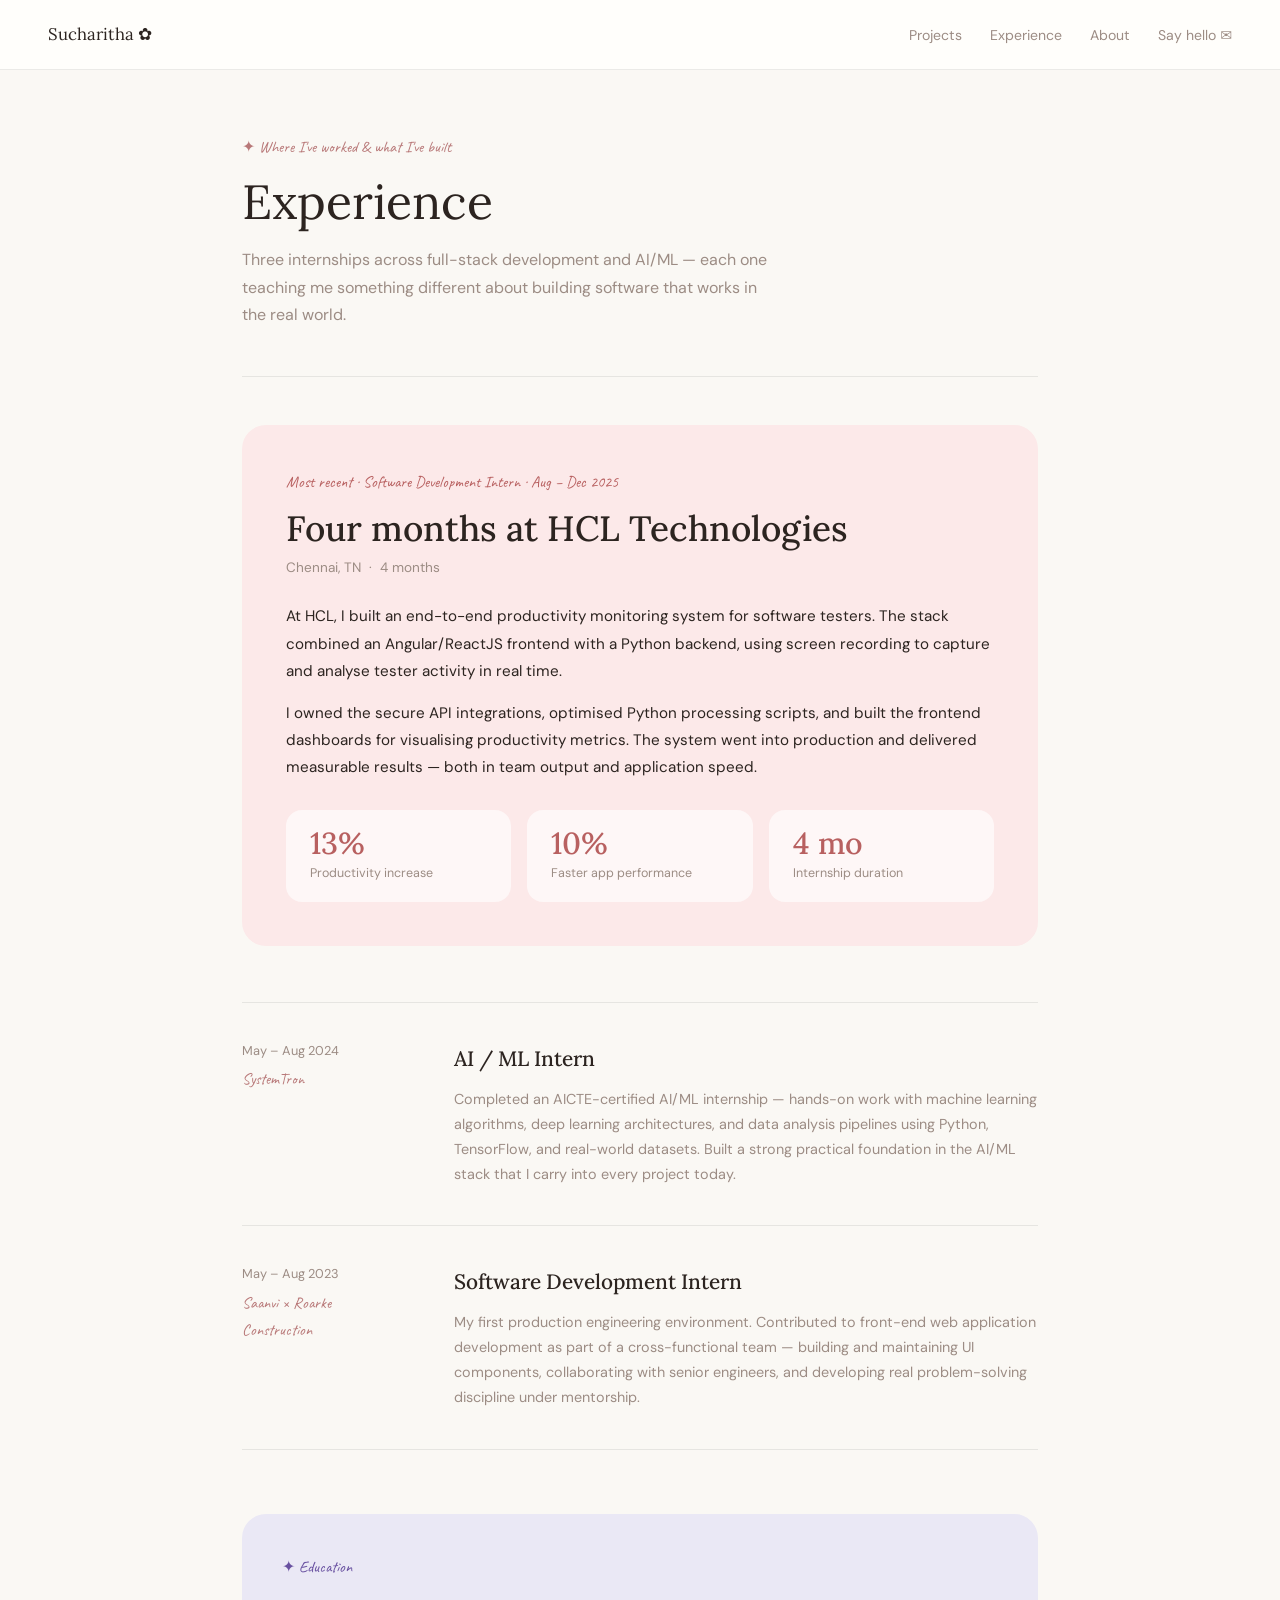
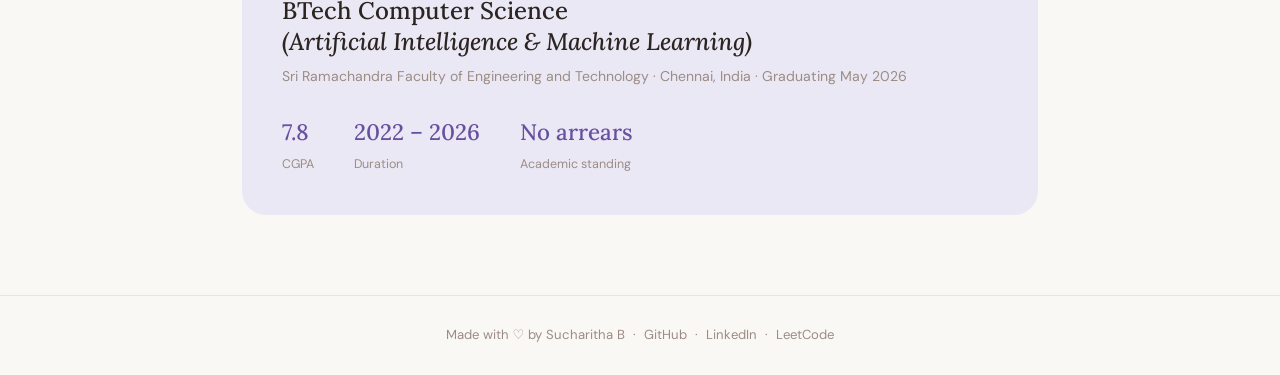
<file: experience.html>
<!DOCTYPE html>
<html lang="en">
<head>
  <meta charset="UTF-8" />
  <meta name="viewport" content="width=device-width, initial-scale=1.0" />
  <title>Experience — Sucharitha B</title>
  <link rel="preconnect" href="https://fonts.googleapis.com" />
  <link rel="preconnect" href="https://fonts.gstatic.com" crossorigin />
  <link href="https://fonts.googleapis.com/css2?family=Lora:ital,wght@0,400;0,500;1,400;1,500&family=DM+Sans:opsz,wght@9..40,300;9..40,400;9..40,500&family=Caveat:wght@400;500&display=swap" rel="stylesheet" />
  <link rel="stylesheet" href="style.css" />
  <style>
    /* ── Featured internship card ── */
    .exp-feature {
      background: #fce9e9;
      border-radius: 24px;
      padding: 44px;
      margin-bottom: 56px;
    }
    .exp-feature-label {
      font-family: var(--hand);
      font-size: 1rem;
      color: #b86060;
      display: block;
      margin-bottom: 12px;
    }
    .exp-feature-title {
      font-family: var(--serif);
      font-size: clamp(1.6rem, 4vw, 2.2rem);
      font-weight: 500;
      line-height: 1.2;
      margin-bottom: 6px;
    }
    .exp-feature-location {
      font-size: 0.85rem;
      color: var(--muted);
      margin-bottom: 24px;
    }
    .exp-feature-body { font-size: 0.95rem; line-height: 1.8; color: var(--text); }
    .exp-feature-body p + p { margin-top: 14px; }

    .exp-highlights {
      display: flex;
      gap: 16px;
      margin-top: 28px;
      flex-wrap: wrap;
    }
    .highlight {
      background: rgba(255,255,255,0.65);
      border-radius: 16px;
      padding: 18px 24px;
      flex: 1;
      min-width: 120px;
    }
    .highlight-num {
      font-family: var(--serif);
      font-size: 1.9rem;
      color: #b86060;
      line-height: 1;
      font-weight: 500;
    }
    .highlight-label {
      font-size: 0.78rem;
      color: var(--muted);
      margin-top: 5px;
    }

    /* ── Other internships ── */
    .exp-list { display: flex; flex-direction: column; margin-bottom: 64px; }
    .exp-entry {
      padding: 38px 0;
      border-bottom: 1px solid var(--border);
      display: grid;
      grid-template-columns: 180px 1fr;
      gap: 32px;
      align-items: start;
    }
    .exp-entry:first-child { border-top: 1px solid var(--border); }

    .exp-period { font-size: 0.8rem; color: var(--muted); line-height: 1.5; }
    .exp-company {
      font-family: var(--hand);
      font-size: 1rem;
      color: var(--accent);
      margin-top: 6px;
    }
    .exp-role {
      font-family: var(--serif);
      font-size: 1.3rem;
      font-weight: 500;
      margin-bottom: 10px;
    }
    .exp-body { font-size: 0.9rem; color: var(--muted); line-height: 1.75; }

    /* ── Education card ── */
    .edu-card {
      background: #eae8f5;
      border-radius: 24px;
      padding: 40px;
      margin-bottom: 80px;
    }
    .edu-label {
      font-family: var(--hand);
      font-size: 1rem;
      color: #6850a0;
      display: block;
      margin-bottom: 14px;
    }
    .edu-degree {
      font-family: var(--serif);
      font-size: 1.5rem;
      font-weight: 500;
      line-height: 1.3;
      margin-bottom: 8px;
    }
    .edu-school { font-size: 0.88rem; color: var(--muted); margin-bottom: 24px; }
    .edu-stats { display: flex; gap: 40px; flex-wrap: wrap; }
    .edu-stat-val { font-family: var(--serif); font-size: 1.4rem; color: #6850a0; font-weight: 500; }
    .edu-stat-label { font-size: 0.78rem; color: var(--muted); margin-top: 3px; }
  </style>
</head>
<body>

  <nav>
    <a href="index.html" class="nav-logo">Sucharitha ✿</a>
    <ul class="nav-links">
      <li><a href="projects.html">Projects</a></li>
      <li><a href="experience.html">Experience</a></li>
      <li><a href="about.html">About</a></li>
      <li><a href="mailto:bathalasucharitha79@gmail.com">Say hello ✉︎</a></li>
    </ul>
  </nav>

  <main class="container">

    <header class="page-header">
      <span class="page-deco">✦ Where I've worked & what I've built</span>
      <h1 class="page-title">Experience</h1>
      <p class="page-desc">Three internships across full-stack development and AI/ML — each one teaching me something different about building software that works in the real world.</p>
    </header>

    <!-- Featured: HCL -->
    <div class="exp-feature">
      <span class="exp-feature-label">Most recent · Software Development Intern · Aug – Dec 2025</span>
      <h2 class="exp-feature-title">Four months at HCL Technologies</h2>
      <div class="exp-feature-location">Chennai, TN &nbsp;·&nbsp; 4 months</div>
      <div class="exp-feature-body">
        <p>
          At HCL, I built an end-to-end productivity monitoring system for software testers.
          The stack combined an Angular/ReactJS frontend with a Python backend, using screen
          recording to capture and analyse tester activity in real time.
        </p>
        <p>
          I owned the secure API integrations, optimised Python processing scripts, and built
          the frontend dashboards for visualising productivity metrics. The system went into
          production and delivered measurable results — both in team output and application speed.
        </p>
      </div>
      <div class="exp-highlights">
        <div class="highlight">
          <div class="highlight-num">13%</div>
          <div class="highlight-label">Productivity increase</div>
        </div>
        <div class="highlight">
          <div class="highlight-num">10%</div>
          <div class="highlight-label">Faster app performance</div>
        </div>
        <div class="highlight">
          <div class="highlight-num">4 mo</div>
          <div class="highlight-label">Internship duration</div>
        </div>
      </div>
    </div>

    <!-- Other internships -->
    <div class="exp-list">

      <div class="exp-entry">
        <div>
          <div class="exp-period">May – Aug 2024</div>
          <div class="exp-company">SystemTron</div>
        </div>
        <div>
          <h3 class="exp-role">AI / ML Intern</h3>
          <p class="exp-body">
            Completed an AICTE-certified AI/ML internship — hands-on work with machine learning
            algorithms, deep learning architectures, and data analysis pipelines using Python,
            TensorFlow, and real-world datasets. Built a strong practical foundation in the AI/ML
            stack that I carry into every project today.
          </p>
        </div>
      </div>

      <div class="exp-entry">
        <div>
          <div class="exp-period">May – Aug 2023</div>
          <div class="exp-company">Saanvi × Roarke<br>Construction</div>
        </div>
        <div>
          <h3 class="exp-role">Software Development Intern</h3>
          <p class="exp-body">
            My first production engineering environment. Contributed to front-end web application
            development as part of a cross-functional team — building and maintaining UI components,
            collaborating with senior engineers, and developing real problem-solving discipline
            under mentorship.
          </p>
        </div>
      </div>

    </div>

    <!-- Education -->
    <div class="edu-card">
      <span class="edu-label">✦ Education</span>
      <h2 class="edu-degree">BTech Computer Science<br><em style="font-style:italic">(Artificial Intelligence & Machine Learning)</em></h2>
      <div class="edu-school">Sri Ramachandra Faculty of Engineering and Technology · Chennai, India · Graduating May 2026</div>
      <div class="edu-stats">
        <div>
          <div class="edu-stat-val">7.8</div>
          <div class="edu-stat-label">CGPA</div>
        </div>
        <div>
          <div class="edu-stat-val">2022 – 2026</div>
          <div class="edu-stat-label">Duration</div>
        </div>
        <div>
          <div class="edu-stat-val">No arrears</div>
          <div class="edu-stat-label">Academic standing</div>
        </div>
      </div>
    </div>

  </main>

  <footer>
    <p>Made with ♡ by Sucharitha B &nbsp;·&nbsp;
      <a href="https://github.com/Hackerette0" class="footer-link" target="_blank" rel="noopener">GitHub</a> &nbsp;·&nbsp;
      <a href="https://www.linkedin.com/in/sucharitha-b-8519b2259/" class="footer-link" target="_blank" rel="noopener">LinkedIn</a> &nbsp;·&nbsp;
      <a href="https://leetcode.com/u/bathalasucharitha79/" class="footer-link" target="_blank" rel="noopener">LeetCode</a>
    </p>
  </footer>

</body>
</html>
</file>
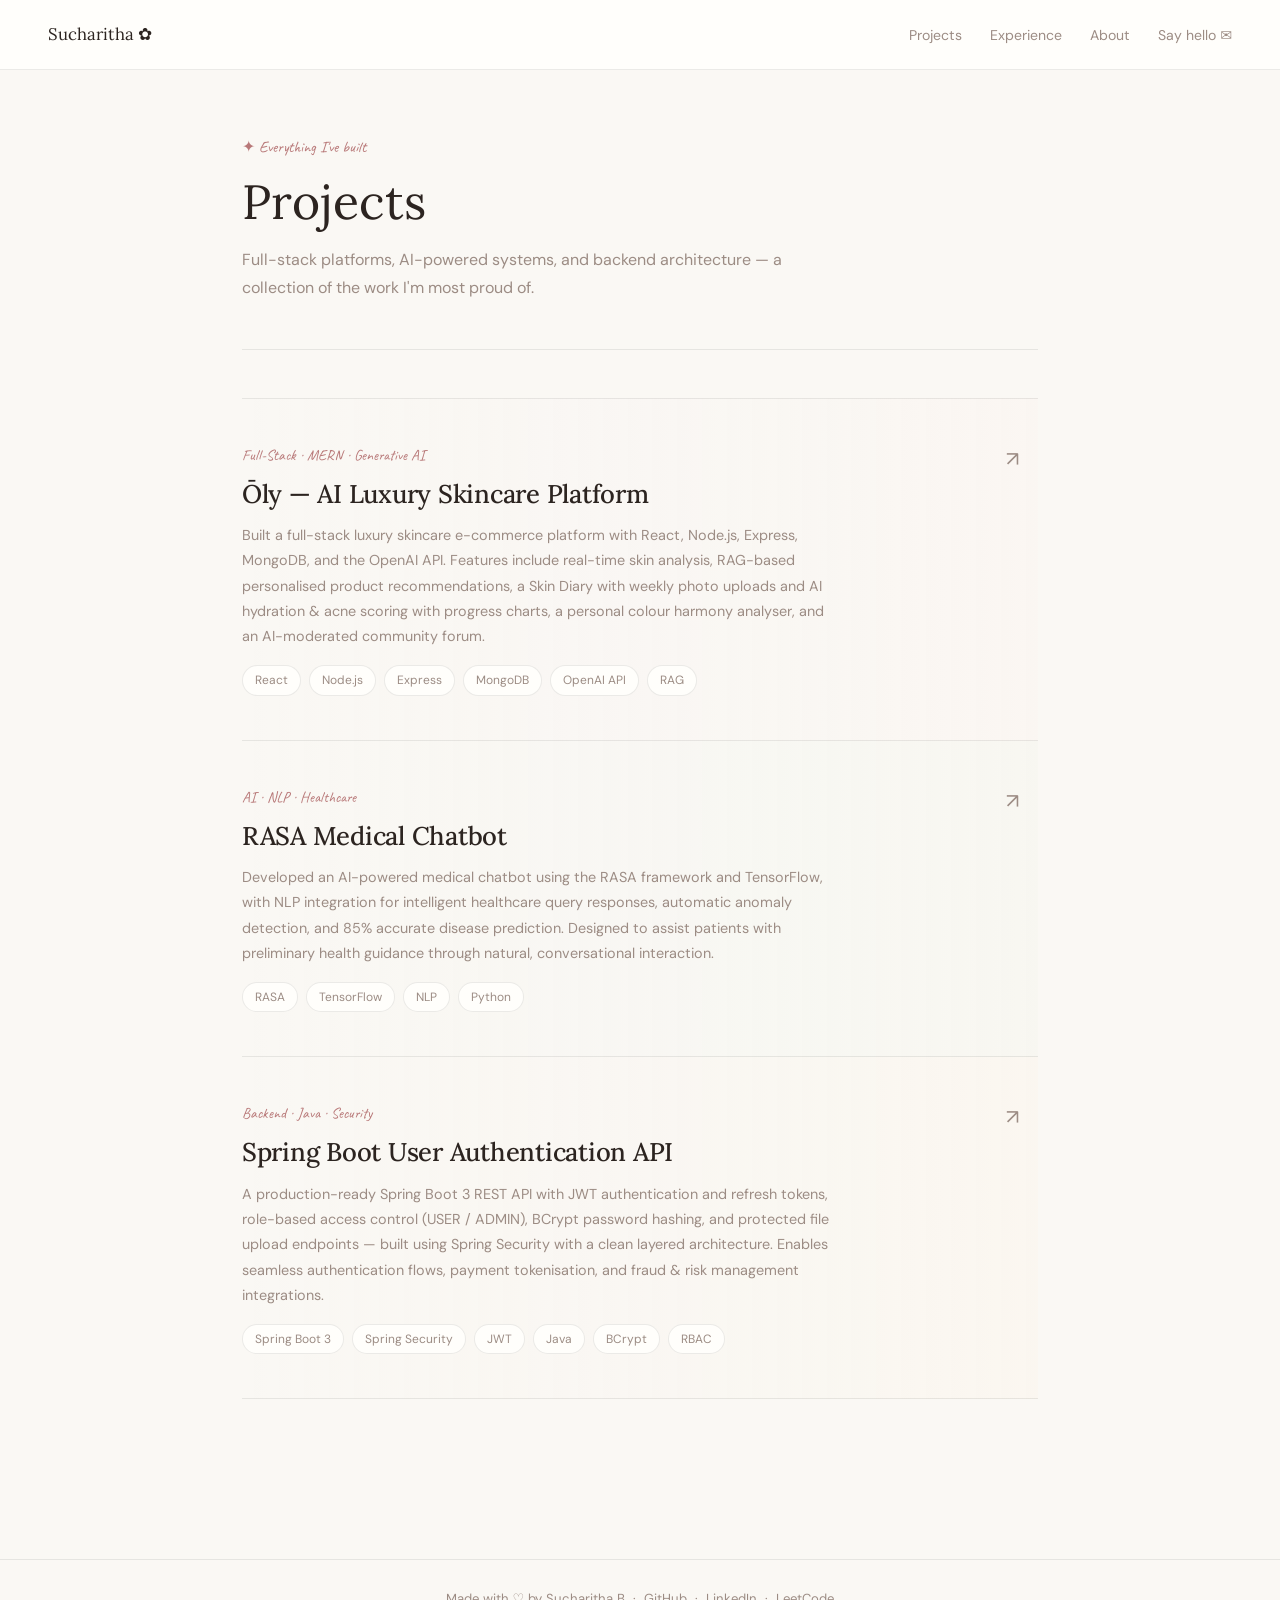
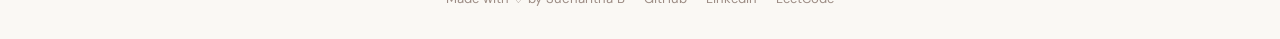
<file: projects.html>
<!DOCTYPE html>
<html lang="en">
<head>
  <meta charset="UTF-8" />
  <meta name="viewport" content="width=device-width, initial-scale=1.0" />
  <title>Projects — Sucharitha B</title>
  <link rel="preconnect" href="https://fonts.googleapis.com" />
  <link rel="preconnect" href="https://fonts.gstatic.com" crossorigin />
  <link href="https://fonts.googleapis.com/css2?family=Lora:ital,wght@0,400;0,500;1,400;1,500&family=DM+Sans:opsz,wght@9..40,300;9..40,400;9..40,500&family=Caveat:wght@400;500&display=swap" rel="stylesheet" />
  <link rel="stylesheet" href="style.css" />
  <style>
    .projects-list { display: flex; flex-direction: column; padding-bottom: 80px; }

    .project-entry {
      padding: 44px 0;
      border-bottom: 1px solid var(--border);
      display: grid;
      grid-template-columns: 1fr 32px;
      gap: 32px;
      align-items: start;
      text-decoration: none;
      color: var(--text);
      transition: padding-left 0.25s ease;
    }
    .project-entry:first-child { border-top: 1px solid var(--border); }
    .project-entry:hover { padding-left: 14px; }

    .project-label {
      font-family: var(--hand);
      font-size: 0.95rem;
      color: var(--accent);
      display: block;
      margin-bottom: 10px;
    }
    .project-entry-title {
      font-family: var(--serif);
      font-size: 1.6rem;
      font-weight: 500;
      line-height: 1.2;
      letter-spacing: -0.01em;
      margin-bottom: 14px;
    }
    .project-summary {
      font-size: 0.9rem;
      color: var(--muted);
      line-height: 1.75;
      max-width: 600px;
    }
    .project-tech { display: flex; flex-wrap: wrap; gap: 8px; margin-top: 16px; }
    .tech-tag {
      font-size: 0.75rem;
      padding: 4px 12px;
      border-radius: 100px;
      border: 1px solid var(--border);
      color: var(--muted);
      background: var(--warm-white);
    }
    .project-arrow {
      font-size: 1.3rem;
      color: var(--muted);
      margin-top: 6px;
      transition: color 0.2s, transform 0.25s;
      line-height: 1;
    }
    .project-entry:hover .project-arrow { color: var(--accent); transform: rotate(45deg); }

    /* Colour-tinted entries */
    .project-entry.tint-pink  { background: linear-gradient(to right, #fce9e900, #fce9e920); }
    .project-entry.tint-sage  { background: linear-gradient(to right, #e5ede000, #e5ede020); }
    .project-entry.tint-peach { background: linear-gradient(to right, #fdebd800, #fdebd820); }
  </style>
</head>
<body>

  <nav>
    <a href="index.html" class="nav-logo">Sucharitha ✿</a>
    <ul class="nav-links">
      <li><a href="projects.html">Projects</a></li>
      <li><a href="experience.html">Experience</a></li>
      <li><a href="about.html">About</a></li>
      <li><a href="mailto:bathalasucharitha79@gmail.com">Say hello ✉︎</a></li>
    </ul>
  </nav>

  <main class="container">

    <header class="page-header">
      <span class="page-deco">✦ Everything I've built</span>
      <h1 class="page-title">Projects</h1>
      <p class="page-desc">
        Full-stack platforms, AI-powered systems, and backend architecture —
        a collection of the work I'm most proud of.
      </p>
    </header>

    <div class="projects-list">

      <a href="#oly" class="project-entry tint-pink" id="oly">
        <div>
          <span class="project-label">Full-Stack · MERN · Generative AI</span>
          <h2 class="project-entry-title">Ōly — AI Luxury Skincare Platform</h2>
          <p class="project-summary">
            Built a full-stack luxury skincare e-commerce platform with React, Node.js,
            Express, MongoDB, and the OpenAI API. Features include real-time skin analysis,
            RAG-based personalised product recommendations, a Skin Diary with weekly photo
            uploads and AI hydration & acne scoring with progress charts, a personal colour
            harmony analyser, and an AI-moderated community forum.
          </p>
          <div class="project-tech">
            <span class="tech-tag">React</span>
            <span class="tech-tag">Node.js</span>
            <span class="tech-tag">Express</span>
            <span class="tech-tag">MongoDB</span>
            <span class="tech-tag">OpenAI API</span>
            <span class="tech-tag">RAG</span>
          </div>
        </div>
        <span class="project-arrow">↗</span>
      </a>

      <a href="#rasa" class="project-entry tint-sage" id="rasa">
        <div>
          <span class="project-label">AI · NLP · Healthcare</span>
          <h2 class="project-entry-title">RASA Medical Chatbot</h2>
          <p class="project-summary">
            Developed an AI-powered medical chatbot using the RASA framework and TensorFlow,
            with NLP integration for intelligent healthcare query responses, automatic anomaly
            detection, and 85% accurate disease prediction. Designed to assist patients with
            preliminary health guidance through natural, conversational interaction.
          </p>
          <div class="project-tech">
            <span class="tech-tag">RASA</span>
            <span class="tech-tag">TensorFlow</span>
            <span class="tech-tag">NLP</span>
            <span class="tech-tag">Python</span>
          </div>
        </div>
        <span class="project-arrow">↗</span>
      </a>

      <a href="#springboot" class="project-entry tint-peach" id="springboot">
        <div>
          <span class="project-label">Backend · Java · Security</span>
          <h2 class="project-entry-title">Spring Boot User Authentication API</h2>
          <p class="project-summary">
            A production-ready Spring Boot 3 REST API with JWT authentication and refresh tokens,
            role-based access control (USER / ADMIN), BCrypt password hashing, and protected
            file upload endpoints — built using Spring Security with a clean layered architecture.
            Enables seamless authentication flows, payment tokenisation, and fraud & risk
            management integrations.
          </p>
          <div class="project-tech">
            <span class="tech-tag">Spring Boot 3</span>
            <span class="tech-tag">Spring Security</span>
            <span class="tech-tag">JWT</span>
            <span class="tech-tag">Java</span>
            <span class="tech-tag">BCrypt</span>
            <span class="tech-tag">RBAC</span>
          </div>
        </div>
        <span class="project-arrow">↗</span>
      </a>

    </div>

  </main>

  <footer>
    <p>Made with ♡ by Sucharitha B &nbsp;·&nbsp;
      <a href="https://github.com/Hackerette0" class="footer-link" target="_blank" rel="noopener">GitHub</a> &nbsp;·&nbsp;
      <a href="https://www.linkedin.com/in/sucharitha-b-8519b2259/" class="footer-link" target="_blank" rel="noopener">LinkedIn</a> &nbsp;·&nbsp;
      <a href="https://leetcode.com/u/bathalasucharitha79/" class="footer-link" target="_blank" rel="noopener">LeetCode</a>
    </p>
  </footer>

</body>
</html>
</file>
<file: style.css>
*, *::before, *::after { box-sizing: border-box; margin: 0; padding: 0; }

:root {
  --bg: #faf8f4;
  --warm-white: #fffefb;
  --text: #2c2420;
  --muted: #9c8c84;
  --border: rgba(0,0,0,0.08);
  --accent: #b87878;
  --serif: 'Lora', Georgia, serif;
  --sans: 'DM Sans', system-ui, sans-serif;
  --hand: 'Caveat', cursive;
}

html { scroll-behavior: smooth; }
body {
  background: var(--bg);
  color: var(--text);
  font-family: var(--sans);
  font-size: 16px;
  line-height: 1.7;
  min-height: 100vh;
}
a { color: inherit; }

/* ── Nav ─────────────────────────────────── */
nav {
  display: flex;
  justify-content: space-between;
  align-items: center;
  padding: 20px 48px;
  border-bottom: 1px solid var(--border);
  background: var(--warm-white);
  position: sticky;
  top: 0;
  z-index: 10;
}
.nav-logo {
  font-family: var(--serif);
  font-size: 1.05rem;
  font-weight: 400;
  color: var(--text);
  text-decoration: none;
}
.nav-links { display: flex; gap: 28px; list-style: none; }
.nav-links a {
  font-size: 0.88rem;
  color: var(--muted);
  text-decoration: none;
  transition: color 0.2s;
}
.nav-links a:hover { color: var(--accent); }

/* ── Container ───────────────────────────── */
.container {
  max-width: 860px;
  margin: 0 auto;
  padding: 0 32px;
}

/* ── Inline links ────────────────────────── */
.inline-link {
  color: var(--accent);
  text-decoration: underline;
  text-decoration-color: rgba(184,120,120,0.35);
  text-underline-offset: 3px;
  transition: text-decoration-color 0.2s;
}
.inline-link:hover { text-decoration-color: var(--accent); }

/* ── Section headings ────────────────────── */
.section-heading {
  font-family: var(--serif);
  font-size: 1.5rem;
  font-weight: 500;
  color: var(--text);
  margin-bottom: 24px;
}

/* ── Cards ───────────────────────────────── */
.cards-grid {
  display: grid;
  grid-template-columns: 1fr 1fr;
  gap: 16px;
}
.card {
  border-radius: 24px;
  padding: 28px;
  text-decoration: none;
  color: var(--text);
  display: flex;
  flex-direction: column;
  gap: 10px;
  transition: transform 0.25s ease, box-shadow 0.25s ease;
  cursor: pointer;
}
.card:hover {
  transform: translateY(-5px);
  box-shadow: 0 16px 48px rgba(0,0,0,0.1);
}
.card-pink     { background: #fce9e9; }
.card-sage     { background: #e5ede0; }
.card-lavender { background: #eae8f5; }
.card-peach    { background: #fdebd8; }

.card-label {
  font-family: var(--hand);
  font-size: 0.95rem;
  color: var(--muted);
  font-weight: 500;
}
.card-pink     .card-label { color: #b86060; }
.card-sage     .card-label { color: #5e7a50; }
.card-lavender .card-label { color: #6850a0; }
.card-peach    .card-label { color: #b07040; }

.card-title {
  font-family: var(--serif);
  font-size: 1.2rem;
  font-weight: 500;
  line-height: 1.3;
}
.card-desc {
  font-size: 0.88rem;
  color: var(--muted);
  line-height: 1.65;
  flex: 1;
}
.card-cta { font-size: 0.82rem; font-weight: 500; margin-top: 4px; }
.card-pink     .card-cta { color: #b86060; }
.card-sage     .card-cta { color: #5e7a50; }
.card-lavender .card-cta { color: #6850a0; }
.card-peach    .card-cta { color: #b07040; }

/* ── Tag pills ───────────────────────────── */
.tags-cloud { display: flex; flex-wrap: wrap; gap: 10px; }
.tag-pill {
  display: inline-block;
  padding: 7px 16px;
  border-radius: 100px;
  border: 1px solid var(--border);
  font-size: 0.83rem;
  color: var(--muted);
  text-decoration: none;
  background: var(--warm-white);
  transition: all 0.2s;
}
.tag-pill:hover {
  border-color: var(--accent);
  color: var(--accent);
  background: #fdf5f5;
}

/* ── Page header (subpages) ──────────────── */
.page-header {
  padding: 64px 0 48px;
  border-bottom: 1px solid var(--border);
  margin-bottom: 48px;
}
.page-deco {
  font-family: var(--hand);
  font-size: 1rem;
  color: var(--accent);
  display: block;
  margin-bottom: 12px;
}
.page-title {
  font-family: var(--serif);
  font-size: clamp(2rem, 5vw, 3rem);
  font-weight: 400;
  line-height: 1.2;
  margin-bottom: 16px;
}
.page-desc {
  font-size: 1rem;
  color: var(--muted);
  max-width: 540px;
  line-height: 1.7;
}

/* ── Footer ──────────────────────────────── */
footer {
  margin-top: 80px;
  border-top: 1px solid var(--border);
  padding: 28px 48px;
  text-align: center;
  font-size: 0.82rem;
  color: var(--muted);
}
.footer-link {
  color: var(--muted);
  text-decoration: underline;
  text-decoration-color: transparent;
  transition: text-decoration-color 0.2s, color 0.2s;
}
.footer-link:hover {
  color: var(--accent);
  text-decoration-color: var(--accent);
}

/* ── Responsive ──────────────────────────── */
@media (max-width: 700px) {
  nav { padding: 16px 20px; }
  .nav-links { gap: 16px; }
  .nav-links a { font-size: 0.78rem; }
  .container { padding: 0 20px; }
  .cards-grid { grid-template-columns: 1fr; }
  footer { padding: 24px 20px; }
}
</file>
